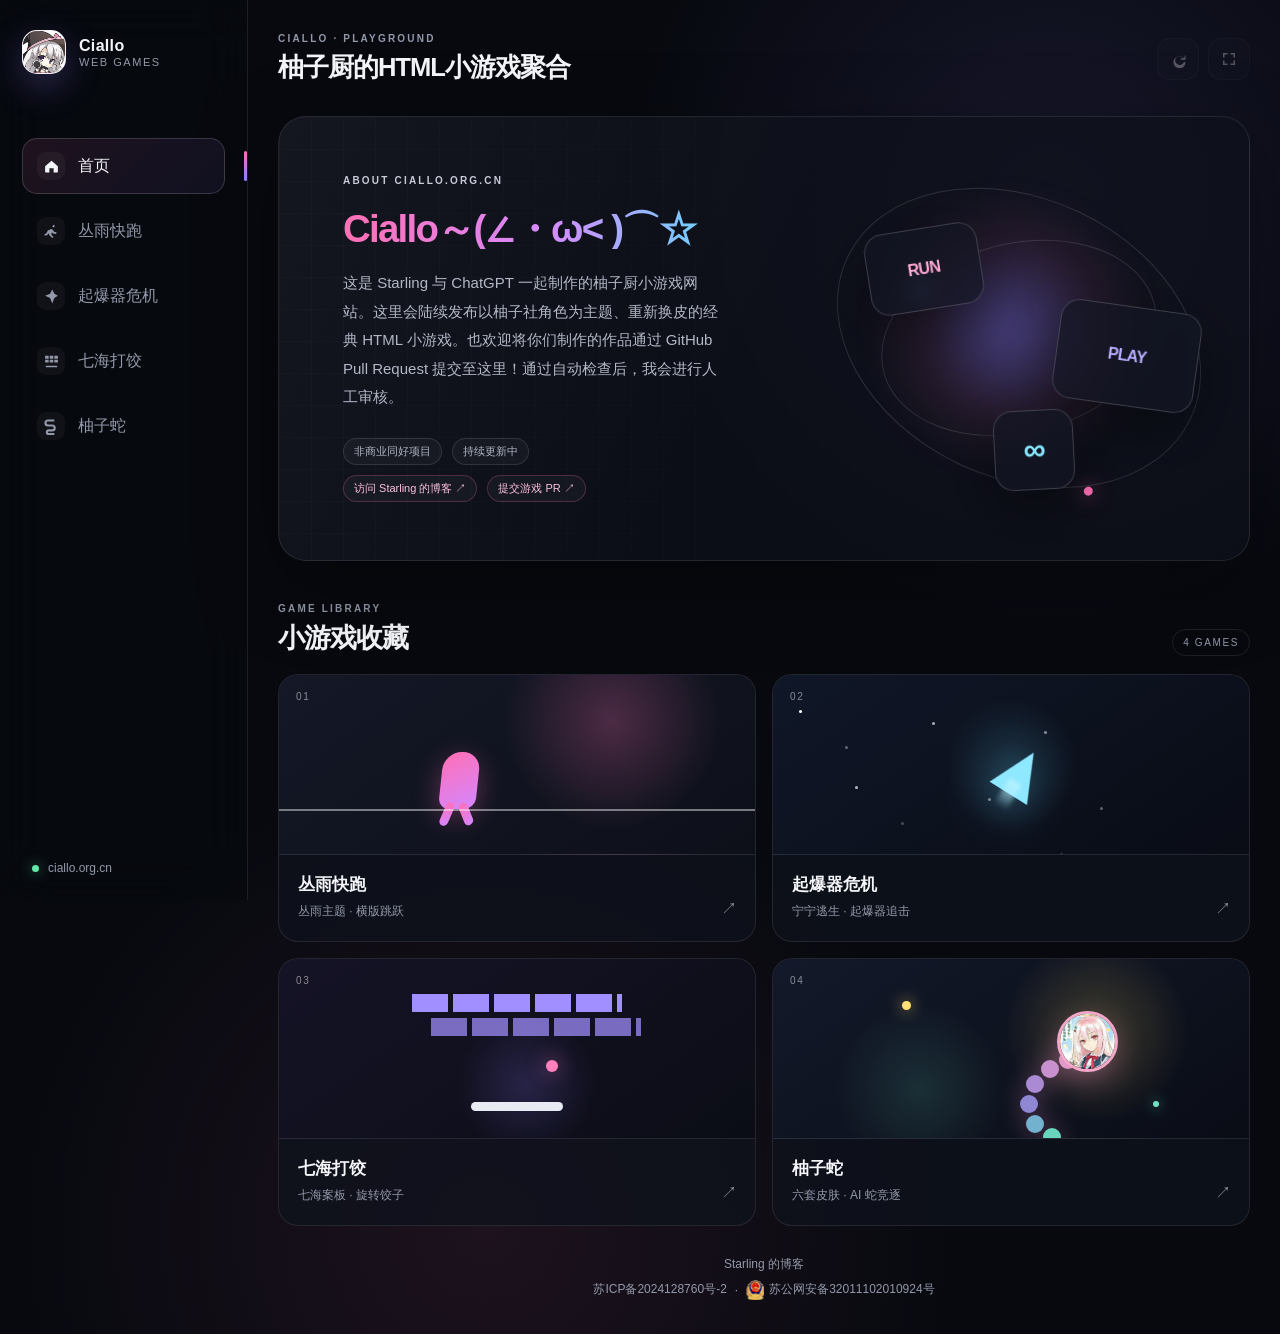
<file: index.html>
<!doctype html>
<html lang="zh-CN">
<head>
    <meta charset="utf-8">
    <meta name="viewport" content="width=device-width, initial-scale=1">
    <meta name="theme-color" content="#0a0d14">
    <meta name="description" content="Starling 与 ChatGPT 制作的柚子厨 HTML 小游戏聚合站。">
    <title>柚子厨的 HTML 小游戏聚合</title>
    <link rel="icon" href="/assets/icons/favicon.jpg" type="image/jpeg">
    <link rel="stylesheet" href="/assets/css/site.css?v=20260808-snake">
</head>
<body>
    <div class="app-shell">
        <aside class="sidebar" aria-label="游戏标签页">
            <a class="brand" href="#home" aria-label="返回首页">
                <span class="brand-mark" aria-hidden="true">
                    <img src="/assets/icons/favicon.jpg" alt="">
                </span>
                <span class="brand-text">
                    <strong>Ciallo</strong>
                    <small>Web Games</small>
                </span>
            </a>

            <nav class="tab-list" role="tablist" aria-label="页面切换">
                <button class="tab-button is-active"
                        type="button"
                        role="tab"
                        aria-selected="true"
                        aria-controls="home-panel"
                        data-tab="home">
                    <span class="tab-icon" aria-hidden="true">
                        <svg viewBox="0 0 24 24"><path d="M3 11.5 12 4l9 7.5v8a1 1 0 0 1-1 1h-5v-6H9v6H4a1 1 0 0 1-1-1z"/></svg>
                    </span>
                    <span>首页</span>
                </button>

                <button class="tab-button"
                        type="button"
                        role="tab"
                        aria-selected="false"
                        aria-controls="game-panel"
                        data-tab="runner"
                        data-game-title="丛雨快跑"
                        data-game-src="/games/runner/">
                    <span class="tab-icon" aria-hidden="true">
                        <svg viewBox="0 0 24 24"><path d="m13.2 5.2 1.4-2.7 2.2 1.1-1.4 2.8m-4.7 2.1 2.7.6 2.3 3.4 3.3.6-.4 2.4-4.6-.8-1.3-1.8-1 3.6 3.1 3.1-1.7 1.7-4-4-1.5-3-1.4 2.5-3.5 1.1-.7-2.3 2.6-.8 2-3.7c.4-.8 1.3-1.2 2.2-1z"/></svg>
                    </span>
                    <span>丛雨快跑</span>
                </button>

                <button class="tab-button"
                        type="button"
                        role="tab"
                        aria-selected="false"
                        aria-controls="game-panel"
                        data-tab="asteroids"
                        data-game-title="起爆器危机"
                        data-game-src="/games/asteroids/">
                    <span class="tab-icon" aria-hidden="true">
                        <svg viewBox="0 0 24 24"><path d="m13 2 3 6 5 3-5 3-3 8-3-8-7-3 7-3z"/></svg>
                    </span>
                    <span>起爆器危机</span>
                </button>

                <button class="tab-button"
                        type="button"
                        role="tab"
                        aria-selected="false"
                        aria-controls="game-panel"
                        data-tab="breakout"
                        data-game-title="七海打饺"
                        data-game-src="/games/breakout/">
                    <span class="tab-icon" aria-hidden="true">
                        <svg viewBox="0 0 24 24"><path d="M3 4h5v4H3zm6.5 0h5v4h-5zM16 4h5v4h-5zM3 9.5h5v4H3zm6.5 0h5v4h-5zm6.5 0h5v4h-5zM4 18h16v2H4z"/></svg>
                    </span>
                    <span>七海打饺</span>
                </button>

                <button class="tab-button"
                        type="button"
                        role="tab"
                        aria-selected="false"
                        aria-controls="game-panel"
                        data-tab="snake"
                        data-game-title="柚子蛇"
                        data-game-src="/games/snake/">
                    <span class="tab-icon" aria-hidden="true">
                        <svg viewBox="0 0 24 24"><path d="M7 2a5 5 0 0 0 0 10h6a2 2 0 1 1 0 4H8a4 4 0 1 0 0 8h8v-3H8a1 1 0 1 1 0-2h5a5 5 0 1 0 0-10H7a2 2 0 1 1 0-4h9V2z"/></svg>
                    </span>
                    <span>柚子蛇</span>
                </button>
            </nav>

            <div class="sidebar-footer">
                <span class="status-dot" aria-hidden="true"></span>
                <span>ciallo.org.cn</span>
            </div>
        </aside>

        <main class="workspace">
            <header class="topbar">
                <div>
                    <p class="eyebrow">CIALLO · PLAYGROUND</p>
                    <h1 id="page-title">柚子厨的HTML小游戏聚合</h1>
                </div>

                <div class="topbar-actions">
                    <button id="reload-button"
                            class="icon-button"
                            type="button"
                            title="重新加载游戏"
                            aria-label="重新加载游戏"
                            disabled>
                        <svg viewBox="0 0 24 24" aria-hidden="true"><path d="M20 11a8 8 0 1 0 2 5h-2.1a6 6 0 1 1-1.4-6.4L15 13h7V6z"/></svg>
                    </button>
                    <button id="fullscreen-button"
                            class="icon-button"
                            type="button"
                            title="全屏游戏"
                            aria-label="全屏游戏"
                            disabled>
                        <svg viewBox="0 0 24 24" aria-hidden="true"><path d="M4 4h6v2H6v4H4zm10 0h6v6h-2V6h-4zM4 14h2v4h4v2H4zm14 0h2v6h-6v-2h4z"/></svg>
                    </button>
                </div>
            </header>

            <section id="home-panel"
                     class="content-panel is-visible"
                     role="tabpanel"
                     aria-label="首页">
                <div class="hero">
                    <div class="hero-copy">
                        <p class="hero-kicker">ABOUT CIALLO.ORG.CN</p>
                        <h2><em>Ciallo～(∠・ω&lt; )⌒☆</em></h2>
                        <p class="hero-intro">这是 Starling 与 ChatGPT 一起制作的柚子厨小游戏网站。这里会陆续发布以柚子社角色为主题、重新换皮的经典 HTML 小游戏。也欢迎将你们制作的作品通过 GitHub Pull Request 提交至这里！通过自动检查后，我会进行人工审核。</p>
                        <div class="hero-meta" aria-label="网站说明">
                            <span>非商业同好项目</span>
                            <span>持续更新中</span>
                            <div class="hero-actions">
                                <a href="https://www.starlinglin.top/"
                                   target="_blank"
                                   rel="noopener noreferrer">访问 Starling 的博客 <span aria-hidden="true">↗</span></a>
                                <a href="https://github.com/StarlingLin/ciallo.org.cn/pulls"
                                   target="_blank"
                                   rel="noopener noreferrer">提交游戏 PR <span aria-hidden="true">↗</span></a>
                            </div>
                        </div>
                    </div>

                    <div class="hero-art" aria-hidden="true">
                        <div class="orbit orbit-one"></div>
                        <div class="orbit orbit-two"></div>
                        <div class="pixel-card pixel-card-a">RUN</div>
                        <div class="pixel-card pixel-card-b">PLAY</div>
                        <div class="pixel-card pixel-card-c">∞</div>
                        <div class="glow"></div>
                    </div>
                </div>

                <section class="game-grid" aria-labelledby="game-grid-title">
                    <div class="section-heading">
                        <div>
                            <p class="eyebrow">GAME LIBRARY</p>
                            <h2 id="game-grid-title">小游戏收藏</h2>
                        </div>
                        <span class="count-pill">4 GAMES</span>
                    </div>

                    <div class="cards">
                        <article class="game-card" tabindex="0" data-open-tab="runner">
                            <span class="card-number">01</span>
                            <div class="card-visual visual-runner">
                                <span class="runner-character"></span>
                                <span class="runner-ground"></span>
                            </div>
                            <div class="card-copy">
                                <h3>丛雨快跑</h3>
                                <p>丛雨主题 · 横版跳跃</p>
                            </div>
                            <span class="card-arrow" aria-hidden="true">↗</span>
                        </article>

                        <article class="game-card" tabindex="0" data-open-tab="asteroids">
                            <span class="card-number">02</span>
                            <div class="card-visual visual-space">
                                <span class="star star-a"></span>
                                <span class="star star-b"></span>
                                <span class="ship"></span>
                            </div>
                            <div class="card-copy">
                                <h3>起爆器危机</h3>
                                <p>宁宁逃生 · 起爆器追击</p>
                            </div>
                            <span class="card-arrow" aria-hidden="true">↗</span>
                        </article>

                        <article class="game-card" tabindex="0" data-open-tab="breakout">
                            <span class="card-number">03</span>
                            <div class="card-visual visual-breakout">
                                <span class="brick-row brick-row-a"></span>
                                <span class="brick-row brick-row-b"></span>
                                <span class="ball"></span>
                                <span class="paddle"></span>
                            </div>
                            <div class="card-copy">
                                <h3>七海打饺</h3>
                                <p>七海案板 · 旋转饺子</p>
                            </div>
                            <span class="card-arrow" aria-hidden="true">↗</span>
                        </article>

                        <article class="game-card" tabindex="0" data-open-tab="snake">
                            <span class="card-number">04</span>
                            <div class="card-visual visual-snake">
                                <span class="snake-card-food snake-card-food-a"></span>
                                <span class="snake-card-food snake-card-food-b"></span>
                                <span class="snake-card-body"></span>
                                <span class="snake-card-head">
                                    <img src="/games/snake/assets/images/skins/cropped/ena.webp" alt="">
                                </span>
                            </div>
                            <div class="card-copy">
                                <h3>柚子蛇</h3>
                                <p>六套皮肤 · AI 蛇竞逐</p>
                            </div>
                            <span class="card-arrow" aria-hidden="true">↗</span>
                        </article>
                    </div>
                </section>
            </section>

            <section id="game-panel"
                     class="content-panel game-panel"
                     role="tabpanel"
                     aria-label="游戏区域"
                     hidden>
                <div class="game-stage">
                    <div id="game-loading" class="game-loading">
                        <div class="loader" aria-hidden="true"></div>
                        <p>正在载入游戏…</p>
                    </div>

                    <iframe id="game-frame"
                            title="网页游戏"
                            sandbox="allow-scripts allow-same-origin allow-pointer-lock allow-fullscreen"
                            allow="fullscreen; gamepad; autoplay"
                            referrerpolicy="same-origin"></iframe>
                </div>

            </section>

            <footer class="site-footer">
                <div class="site-footer-row">
                    <a href="https://www.starlinglin.top/"
                       target="_blank"
                       rel="noopener noreferrer">Starling 的博客</a>
                </div>
                <div class="site-footer-row site-records">
                    <a href="https://beian.miit.gov.cn/"
                       target="_blank"
                       rel="noopener noreferrer">苏ICP备2024128760号-2</a>
                    <span aria-hidden="true">·</span>
                    <a class="public-security-record"
                       href="https://beian.mps.gov.cn/#/query/webSearch?code=32011102010924"
                       target="_blank"
                       rel="noopener noreferrer">
                        <img src="/assets/icons/beian.png"
                             width="18"
                             height="20"
                             alt=""
                             aria-hidden="true">
                        <span>苏公网安备32011102010924号</span>
                    </a>
                </div>
            </footer>
        </main>
    </div>

    <noscript>此页面需要启用 JavaScript 才能切换游戏标签页。</noscript>
    <script src="/assets/js/site.js" defer></script>
</body>
</html>
</file>
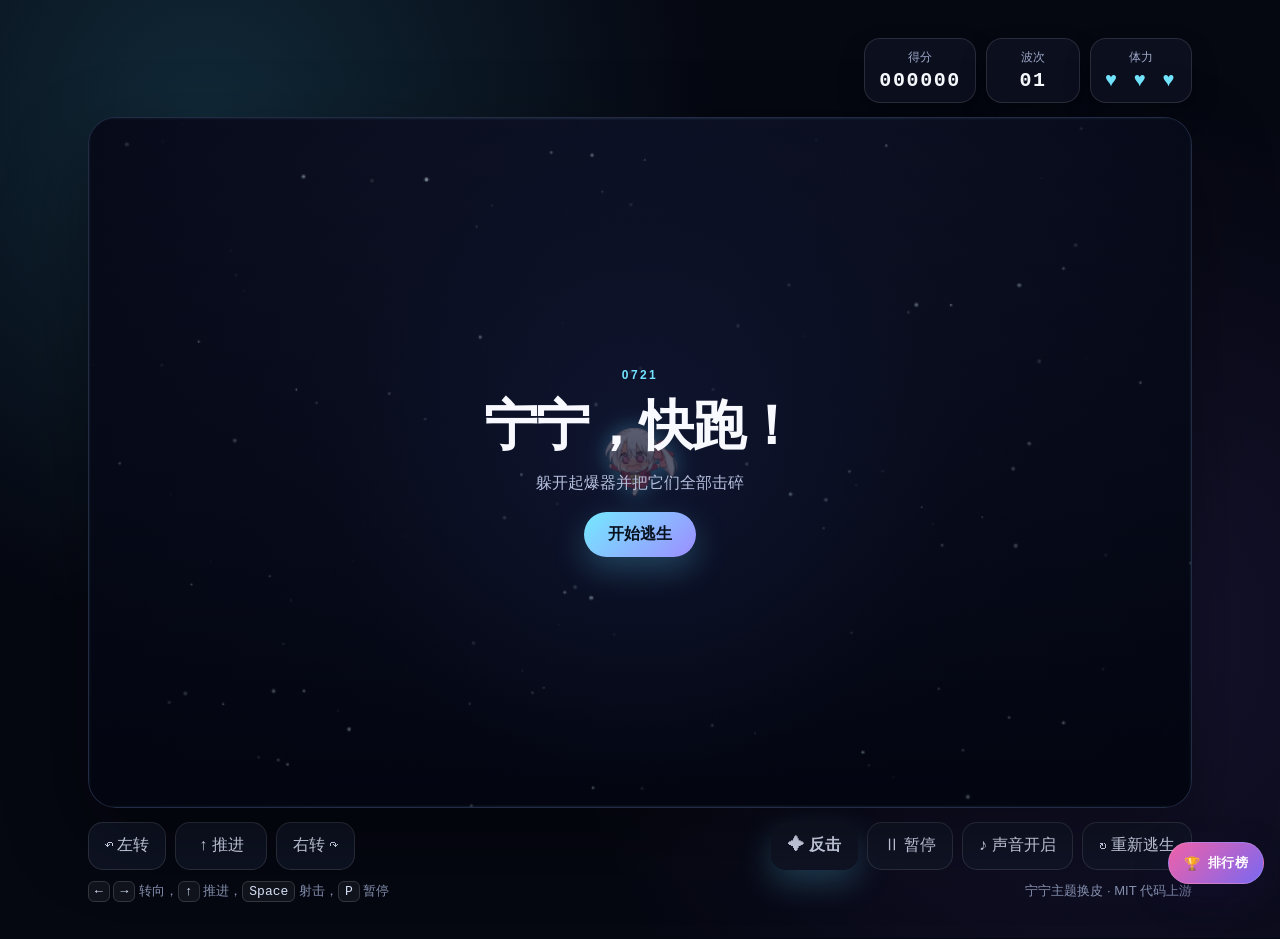
<file: games/asteroids/index.html>
<!doctype html>
<html lang="zh-CN">
<head>
    <meta charset="utf-8">
    <meta name="viewport" content="width=device-width, initial-scale=1, viewport-fit=cover">
    <meta name="theme-color" content="#060914">
    <title>起爆器危机</title>
    <link rel="stylesheet" href="game.css">
    <link rel="stylesheet" href="/assets/css/leaderboard.css?v=20260809-snake-details">
</head>
<body>
    <main class="space-app" aria-label="起爆器危机">
        <header class="game-header" aria-label="本局状态">
            <div class="stat-card">
                <span>得分</span>
                <strong id="score">000000</strong>
            </div>
            <div class="stat-card">
                <span>波次</span>
                <strong id="wave">01</strong>
            </div>
            <div class="stat-card lives-card">
                <span>体力</span>
                <strong id="lives" aria-label="剩余三点体力">♥ ♥ ♥</strong>
            </div>
        </header>

        <section class="stage" aria-label="游戏区域">
            <canvas id="game-canvas"
                    width="800"
                    height="500"
                    tabindex="0"
                    aria-label="帮助宁宁躲避起爆器并发射攻击。左右方向键或 A、D 转向，上方向键或 W 推进，空格射击。">
                当前浏览器不支持 Canvas。
            </canvas>

            <div class="stage-message" id="stage-message">
                <p class="message-kicker" id="message-kicker">0721</p>
                <strong id="message-title">宁宁，快跑！</strong>
                <p id="message-detail">躲开起爆器并把它们全部击碎</p>
                <button id="stage-action" type="button">开始逃生</button>
            </div>
        </section>

        <div class="game-controls" aria-label="游戏控制">
            <div class="flight-controls" aria-label="宁宁移动">
                <button class="control-button hold-button" id="left-button" type="button" aria-label="向左旋转">
                    <span aria-hidden="true">↶</span>
                    左转
                </button>
                <button class="control-button thrust-button hold-button" id="thrust-button" type="button" aria-label="向前推进">
                    <span aria-hidden="true">↑</span>
                    推进
                </button>
                <button class="control-button hold-button" id="right-button" type="button" aria-label="向右旋转">
                    右转
                    <span aria-hidden="true">↷</span>
                </button>
            </div>
            <div class="action-controls">
                <button class="control-button primary-button" id="fire-button" type="button">
                    <span aria-hidden="true">✦</span>
                    反击
                </button>
                <button class="control-button" id="pause-button" type="button">
                    <span aria-hidden="true">Ⅱ</span>
                    <span id="pause-label">暂停</span>
                </button>
                <button class="control-button" id="mute-button" type="button" aria-pressed="false">
                    <span id="mute-icon" aria-hidden="true">♪</span>
                    <span id="mute-label">声音开启</span>
                </button>
                <button class="control-button" id="reset-button" type="button">
                    <span aria-hidden="true">↻</span>
                    重新逃生
                </button>
            </div>
        </div>

        <footer class="game-footer">
            <p><kbd>←</kbd> <kbd>→</kbd> 转向，<kbd>↑</kbd> 推进，<kbd>Space</kbd> 射击，<kbd>P</kbd> 暂停</p>
            <span>宁宁主题换皮 · MIT 代码上游</span>
        </footer>
    </main>

    <div id="leaderboard-root" data-game-id="asteroids" data-game-name="起爆器危机"></div>
    <script src="/assets/js/leaderboard.js?v=20260809-snake-details"></script>
    <script src="game.config.js"></script>
    <script src="game.js"></script>
</body>
</html>
</file>
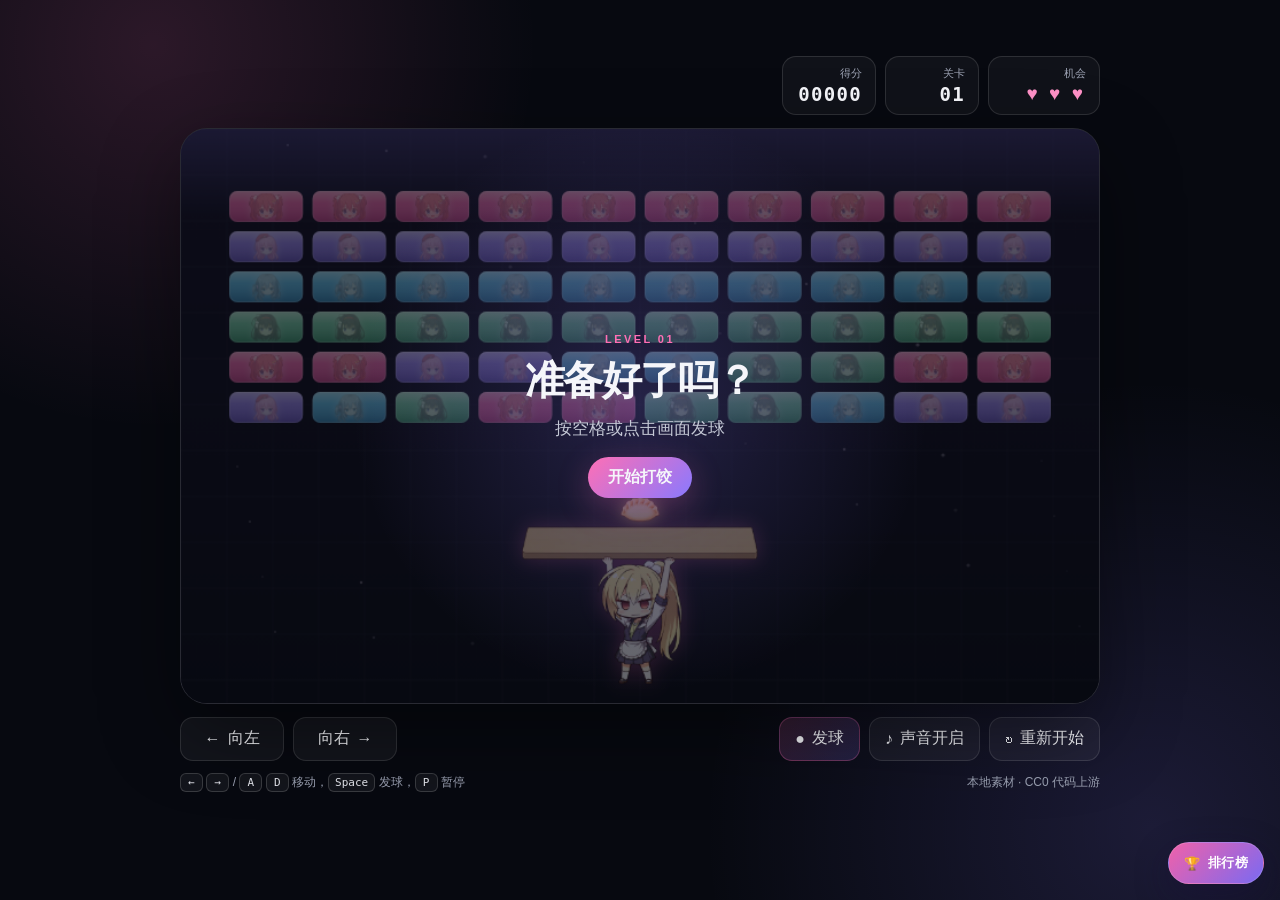
<file: games/breakout/index.html>
<!doctype html>
<html lang="zh-CN">
<head>
    <meta charset="utf-8">
    <meta name="viewport" content="width=device-width, initial-scale=1, viewport-fit=cover">
    <meta name="theme-color" content="#090b13">
    <title>七海打饺</title>
    <link rel="stylesheet" href="game.css">
    <link rel="stylesheet" href="/assets/css/leaderboard.css?v=20260809-snake-details">
</head>
<body>
    <main class="breakout-app" aria-label="七海打饺">
        <header class="game-header" aria-label="本局状态">
            <div class="stat-card">
                <span>得分</span>
                <strong id="score">00000</strong>
            </div>
            <div class="stat-card">
                <span>关卡</span>
                <strong id="level">01</strong>
            </div>
            <div class="stat-card lives-card">
                <span>机会</span>
                <strong id="lives" aria-label="剩余三次机会">♥ ♥ ♥</strong>
            </div>
        </header>

        <section class="stage" aria-label="游戏区域">
            <canvas id="game-canvas"
                    width="800"
                    height="500"
                    tabindex="0"
                    aria-label="七海打饺：七海举着案板接住旋转饺子。左右方向键或 A、D 移动，空格发球。">
                当前浏览器不支持 Canvas。
            </canvas>

            <div class="stage-message" id="stage-message">
                <p class="message-kicker" id="message-kicker">READY</p>
                <strong id="message-title">准备好了吗？</strong>
                <p id="message-detail">按空格或点击画面发球</p>
                <button id="stage-action" type="button">开始打饺</button>
            </div>
        </section>

        <div class="game-controls" aria-label="游戏控制">
            <div class="direction-controls" aria-label="挡板方向">
                <button class="control-button direction-button" id="left-button" type="button" aria-label="向左移动">
                    <span aria-hidden="true">←</span>
                    向左
                </button>
                <button class="control-button direction-button" id="right-button" type="button" aria-label="向右移动">
                    向右
                    <span aria-hidden="true">→</span>
                </button>
            </div>
            <div class="action-controls">
                <button class="control-button primary-button" id="launch-button" type="button">
                    <span aria-hidden="true">●</span>
                    <span id="launch-label">发球</span>
                </button>
                <button class="control-button" id="mute-button" type="button" aria-pressed="false">
                    <span id="mute-icon" aria-hidden="true">♪</span>
                    <span id="mute-label">声音开启</span>
                </button>
                <button class="control-button" id="reset-button" type="button">
                    <span aria-hidden="true">↻</span>
                    重新开始
                </button>
            </div>
        </div>

        <footer class="game-footer">
            <p><kbd>←</kbd> <kbd>→</kbd> / <kbd>A</kbd> <kbd>D</kbd> 移动，<kbd>Space</kbd> 发球，<kbd>P</kbd> 暂停</p>
            <span>本地素材 · CC0 代码上游</span>
        </footer>
    </main>

    <div id="leaderboard-root" data-game-id="breakout" data-game-name="七海打饺"></div>
    <script src="/assets/js/leaderboard.js?v=20260809-snake-details"></script>
    <script src="game.config.js"></script>
    <script src="game.js"></script>
</body>
</html>
</file>
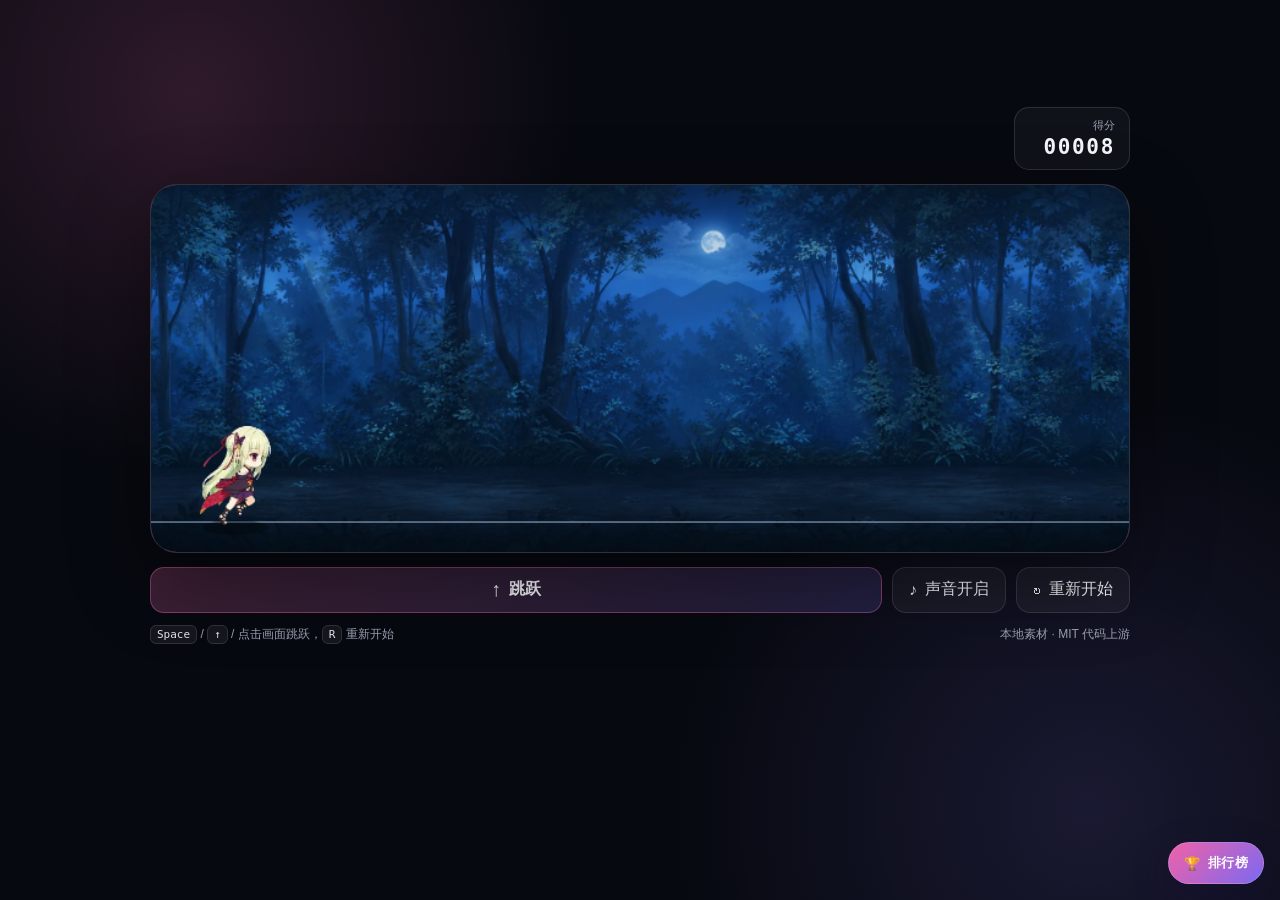
<file: games/runner/index.html>
<!doctype html>
<html lang="zh-CN">
<head>
    <meta charset="utf-8">
    <meta name="viewport" content="width=device-width, initial-scale=1, viewport-fit=cover">
    <meta name="theme-color" content="#090b13">
    <title>丛雨快跑</title>
    <link rel="stylesheet" href="game.css">
    <link rel="stylesheet" href="/assets/css/leaderboard.css?v=20260809-snake-details">
</head>
<body>
    <main class="runner-app" aria-label="丛雨快跑">
        <header class="game-header">
            <div class="scoreboard" aria-live="polite">
                <span>得分</span>
                <strong id="score">00000</strong>
            </div>
        </header>

        <section class="stage" aria-label="游戏区域">
            <canvas id="game-canvas"
                    width="800"
                    height="300"
                    tabindex="0"
                    aria-label="丛雨快跑游戏画面。按空格键或上方向键跳跃。">
                当前浏览器不支持 Canvas。
            </canvas>

            <div class="stage-message" id="stage-message">
                <div class="special-event" id="special-event" hidden>
                    <img id="special-event-image"
                         alt="角色哭泣的动态表情">
                    <strong id="special-event-text">恭喜你，正好在0721分死亡！</strong>
                </div>
                <p id="stage-message-text">正在加载本地素材…</p>
                <button id="stage-action" type="button" hidden>重新开始</button>
            </div>
        </section>

        <div class="game-controls" aria-label="游戏控制">
            <button class="control-button jump-button" id="jump-button" type="button">
                <span aria-hidden="true">↑</span>
                跳跃
            </button>
            <button class="control-button" id="mute-button" type="button" aria-pressed="false">
                <span id="mute-icon" aria-hidden="true">♪</span>
                <span id="mute-label">声音开启</span>
            </button>
            <button class="control-button" id="reset-button" type="button">
                <span aria-hidden="true">↻</span>
                重新开始
            </button>
        </div>

        <footer class="game-footer">
            <p><kbd>Space</kbd> / <kbd>↑</kbd> / 点击画面跳跃，<kbd>R</kbd> 重新开始</p>
            <span>本地素材 · MIT 代码上游</span>
        </footer>
    </main>

    <div id="leaderboard-root" data-game-id="runner" data-game-name="丛雨快跑"></div>
    <script src="/assets/js/leaderboard.js?v=20260809-snake-details"></script>
    <script src="game.config.js"></script>
    <script src="game.js"></script>
</body>
</html>
</file>
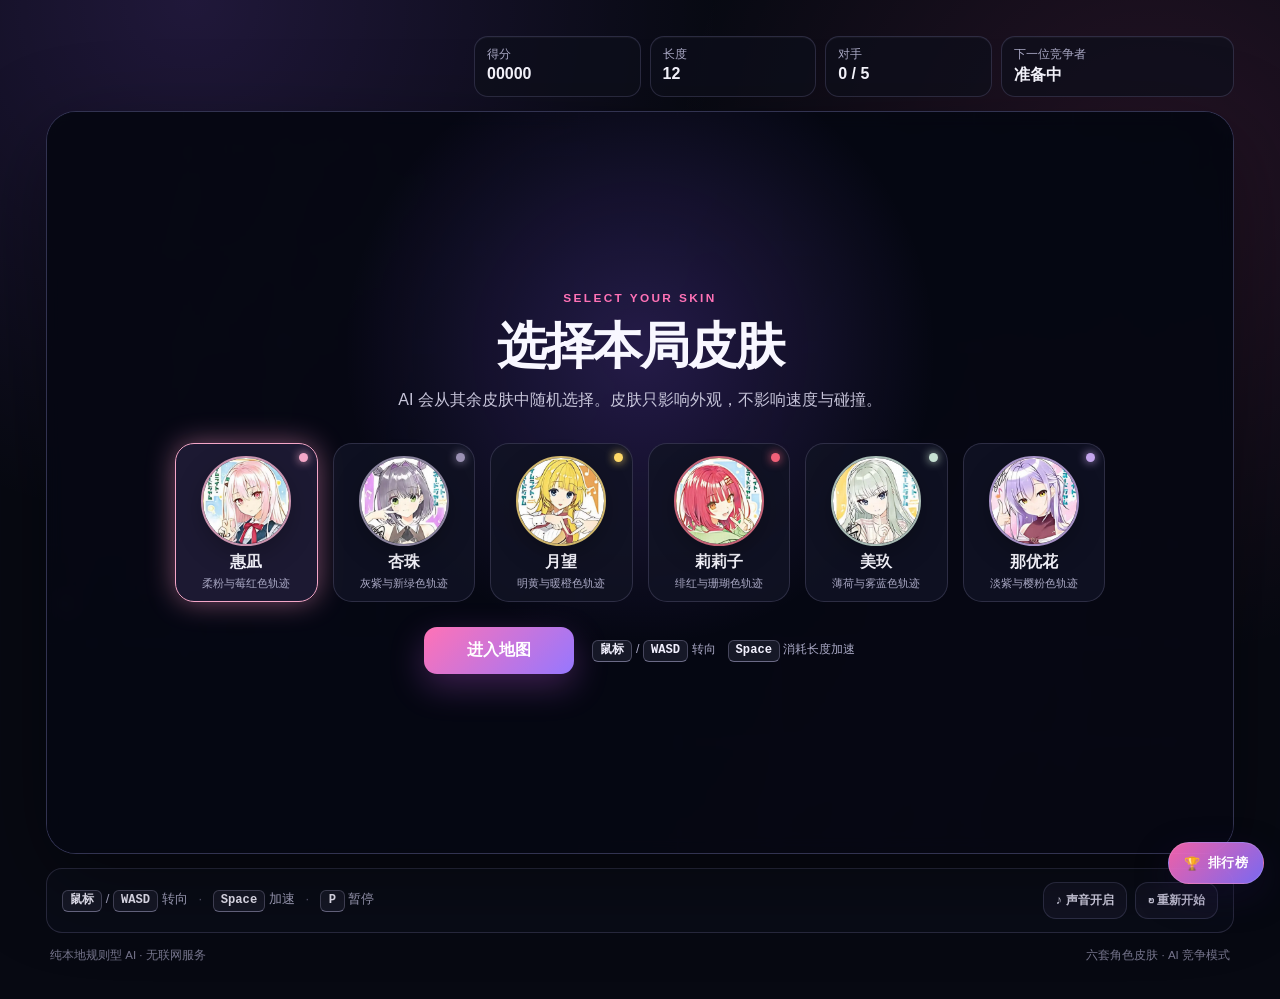
<file: games/snake/index.html>
<!doctype html>
<html lang="zh-CN">
<head>
    <meta charset="utf-8">
    <meta name="viewport" content="width=device-width, initial-scale=1, viewport-fit=cover">
    <meta name="theme-color" content="#090b18">
    <title>柚子蛇</title>
    <link rel="stylesheet" href="game.css?v=20260809-yuzu-snake">
    <link rel="stylesheet" href="/assets/css/leaderboard.css?v=20260809-snake-details">
</head>
<body>
    <main class="snake-app" aria-label="柚子蛇">
        <div class="hud game-hud" aria-label="本局状态">
                <div class="hud-item">
                    <span>得分</span>
                    <strong id="score-value">00000</strong>
                </div>
                <div class="hud-item">
                    <span>长度</span>
                    <strong id="length-value">12</strong>
                </div>
                <div class="hud-item">
                    <span>对手</span>
                    <strong id="bot-value">0 / 5</strong>
                </div>
                <div class="hud-item wide">
                    <span>下一位竞争者</span>
                    <strong id="spawn-value">准备中</strong>
                </div>
        </div>

        <section class="stage-shell">
            <canvas id="game-canvas"
                    width="960"
                    height="600"
                    tabindex="0"
                    aria-label="柚子蛇游戏区域。移动鼠标或使用 WASD 控制方向，按住空格加速。">
                当前浏览器不支持 Canvas。
            </canvas>

            <div class="canvas-vignette" aria-hidden="true"></div>
            <div class="spawn-toast" id="spawn-toast" role="status" aria-live="polite"></div>

            <section class="start-panel overlay-panel" id="start-panel" aria-labelledby="start-title">
                <span class="panel-kicker">SELECT YOUR SKIN</span>
                <h2 id="start-title">选择本局皮肤</h2>
                <p class="panel-description">AI 会从其余皮肤中随机选择。皮肤只影响外观，不影响速度与碰撞。</p>

                <div class="skin-grid" id="skin-grid" role="list" aria-label="可选皮肤"></div>

                <div class="start-actions">
                    <button class="primary-button" id="start-button" type="button">进入地图</button>
                    <p><kbd>鼠标</kbd> / <kbd>WASD</kbd> 转向　<kbd>Space</kbd> 消耗长度加速</p>
                </div>
            </section>

            <section class="pause-panel overlay-panel compact" id="pause-panel" hidden aria-labelledby="pause-title">
                <span class="panel-kicker">PAUSED</span>
                <h2 id="pause-title">大家都停住了</h2>
                <p>按 <kbd>P</kbd>、<kbd>Esc</kbd> 或点击按钮继续。</p>
                <button class="primary-button" id="resume-button" type="button">继续竞逐</button>
            </section>

            <section class="game-over-panel overlay-panel compact" id="game-over-panel" hidden aria-labelledby="game-over-title">
                <span class="panel-kicker">ROUND OVER</span>
                <h2 id="game-over-title">撞到了！</h2>
                <p id="game-over-detail">本局得分 0</p>
                <div class="result-stats">
                    <span>存活 <strong id="result-time">0:00</strong></span>
                    <span>击败 <strong id="result-kills">0</strong></span>
                    <span>最长 <strong id="result-length">12</strong></span>
                </div>
                <div class="result-actions">
                    <button class="primary-button" id="retry-button" type="button">再来一局</button>
                    <button class="ghost-button" id="change-skin-button" type="button">更换皮肤</button>
                </div>
            </section>
        </section>

        <div class="game-toolbar" aria-label="游戏控制">
            <p class="control-hint">
                <kbd>鼠标</kbd> / <kbd>WASD</kbd> 转向
                <span>·</span>
                <kbd>Space</kbd> 加速
                <span>·</span>
                <kbd>P</kbd> 暂停
            </p>
            <div class="toolbar-actions">
                <button class="toolbar-button" id="mute-button" type="button" aria-pressed="false">♪ 声音开启</button>
                <button class="toolbar-button" id="restart-button" type="button">↻ 重新开始</button>
            </div>
        </div>

        <footer class="game-footer">
            <span>纯本地规则型 AI · 无联网服务</span>
            <span>六套角色皮肤 · AI 竞争模式</span>
        </footer>
    </main>

    <div id="leaderboard-root"
         data-game-id="snake"
         data-game-name="柚子蛇"
         data-characters='[{"id":"ena","name":"惠凪","image":"/games/snake/assets/images/skins/cropped/ena.webp"},{"id":"anju","name":"杏珠","image":"/games/snake/assets/images/skins/cropped/anju.webp"},{"id":"tsukimi","name":"月望","image":"/games/snake/assets/images/skins/cropped/tsukimi.webp"},{"id":"ririko","name":"莉莉子","image":"/games/snake/assets/images/skins/cropped/ririko.webp"},{"id":"miku","name":"美玖","image":"/games/snake/assets/images/skins/cropped/miku.webp"},{"id":"nayuka","name":"那优花","image":"/games/snake/assets/images/skins/cropped/nayuka.webp"}]'></div>
    <script src="/assets/js/leaderboard.js?v=20260809-snake-details"></script>
    <script src="game.config.js?v=20260809-yuzu-snake"></script>
    <script src="game.js?v=20260809-yuzu-snake"></script>
</body>
</html>
</file>
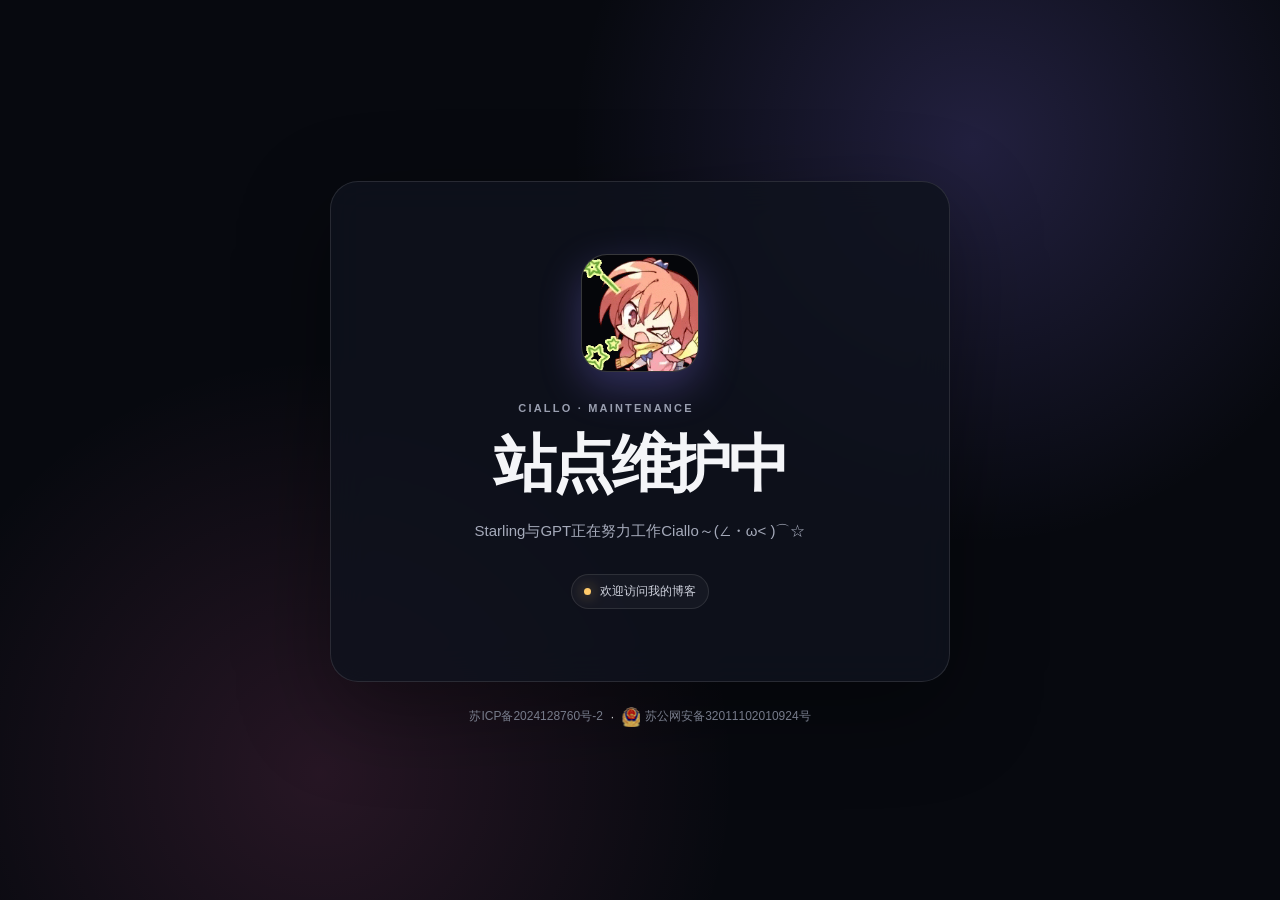
<file: maintenance.html>
<!doctype html>
<html lang="zh-CN">
<head>
    <meta charset="utf-8">
    <meta name="viewport" content="width=device-width, initial-scale=1">
    <meta name="theme-color" content="#090b12">
    <meta name="robots" content="noindex, nofollow">
    <title>站点维护中 · Ciallo</title>
    <link rel="icon" href="/assets/icons/favicon.jpg" type="image/jpeg">
    <style>
        :root
        {
            color-scheme: dark;
            font-family: "Segoe UI", "PingFang SC", "Microsoft YaHei", sans-serif;
        }

        *
        {
            box-sizing: border-box;
        }

        body
        {
            display: grid;
            min-width: 320px;
            min-height: 100vh;
            margin: 0;
            place-items: center;
            color: #f4f5f8;
            background:
                radial-gradient(circle at 76% 16%, rgba(142, 124, 255, 0.2), transparent 25rem),
                radial-gradient(circle at 25% 86%, rgba(255, 111, 181, 0.13), transparent 26rem),
                #07090f;
        }

        .page
        {
            width: min(620px, calc(100% - 40px));
            padding: 32px 0 24px;
            text-align: center;
        }

        .card
        {
            padding: clamp(40px, 8vw, 72px) clamp(26px, 7vw, 60px);
            border: 1px solid rgba(255, 255, 255, 0.11);
            border-radius: 28px;
            background: rgba(15, 18, 29, 0.84);
            box-shadow: 0 28px 90px rgba(0, 0, 0, 0.38);
            backdrop-filter: blur(18px);
        }

        .mark
        {
            width: 118px;
            height: 118px;
            margin: 0 auto 27px;
            border: 1px solid rgba(255, 255, 255, 0.2);
            border-radius: 26px;
            overflow: hidden;
            background: #05060a;
            box-shadow: 0 15px 42px rgba(142, 124, 255, 0.3);
        }

        .mark img
        {
            display: block;
            width: 100%;
            height: 100%;
            object-fit: cover;
        }

        .eyebrow
        {
            margin: 0 0 12px;
            color: #9a9fb0;
            font-size: 11px;
            font-weight: 700;
            letter-spacing: 0.2em;
        }

        h1
        {
            margin: 0;
            font-size: clamp(36px, 9vw, 62px);
            letter-spacing: -0.055em;
            line-height: 1.05;
        }

        p
        {
            max-width: 430px;
            margin: 21px auto 0;
            color: #a5aaba;
            font-size: 15px;
            line-height: 1.8;
        }

        .status
        {
            display: inline-flex;
            align-items: center;
            gap: 9px;
            margin-top: 30px;
            padding: 8px 12px;
            border: 1px solid rgba(255, 255, 255, 0.1);
            border-radius: 999px;
            color: #cfd2dd;
            background: rgba(255, 255, 255, 0.035);
            font-size: 12px;
            text-decoration: none;
            transition:
                border-color 160ms ease,
                color 160ms ease,
                transform 160ms ease;
        }

        .status:hover,
        .status:focus-visible
        {
            border-color: rgba(255, 255, 255, 0.24);
            color: #ffffff;
            transform: translateY(-1px);
        }

        .dot
        {
            width: 7px;
            height: 7px;
            border-radius: 50%;
            background: #ffca6b;
            box-shadow: 0 0 14px rgba(255, 202, 107, 0.7);
        }

        footer
        {
            padding-top: 25px;
            font-size: 12px;
        }

        .record-row,
        .public-security-record
        {
            display: flex;
            align-items: center;
            justify-content: center;
        }

        .record-row
        {
            flex-wrap: wrap;
            gap: 8px;
        }

        .public-security-record
        {
            gap: 5px;
        }

        .public-security-record img
        {
            width: 18px;
            height: 20px;
            object-fit: contain;
        }

        footer a
        {
            color: #8f95a7;
            text-decoration: none;
        }

        footer a:hover,
        footer a:focus-visible
        {
            color: #f4f5f8;
        }
    </style>
</head>
<body>
    <div class="page">
        <main class="card">
            <div class="mark">
                <img src="/assets/images/maintenance-ciallo.gif" alt="Ciallo 动态表情">
            </div>
            <p class="eyebrow">CIALLO · MAINTENANCE</p>
            <h1>站点维护中</h1>
            <p>Starling与GPT正在努力工作Ciallo～(∠・ω&lt; )⌒☆</p>
            <a class="status"
               href="https://www.starlinglin.top/"
               target="_blank"
               rel="noopener noreferrer">
                <span class="dot" aria-hidden="true"></span>
                <span>欢迎访问我的博客</span>
            </a>
        </main>

        <footer class="record-row">
            <a href="https://beian.miit.gov.cn/"
               target="_blank"
               rel="noopener noreferrer">苏ICP备2024128760号-2</a>
            <span aria-hidden="true">·</span>
            <a class="public-security-record"
               href="https://beian.mps.gov.cn/#/query/webSearch?code=32011102010924"
               target="_blank"
               rel="noopener noreferrer">
                <img src="/assets/icons/beian.png"
                     width="18"
                     height="20"
                     alt=""
                     aria-hidden="true">
                <span>苏公网安备32011102010924号</span>
            </a>
        </footer>
    </div>
</body>
</html>
</file>
<file: assets/css/site.css>
:root
{
    color-scheme: dark;
    --bg: #07090f;
    --panel: rgba(15, 18, 29, 0.78);
    --panel-solid: #0f121d;
    --panel-hover: #171b29;
    --border: rgba(255, 255, 255, 0.09);
    --border-strong: rgba(255, 255, 255, 0.16);
    --text: #f4f5f8;
    --muted: #9399aa;
    --accent: #ff6fb5;
    --accent-2: #8e7cff;
    --accent-3: #62d9ff;
    --sidebar-width: 248px;
    --radius-lg: 28px;
    --radius-md: 20px;
    --shadow: 0 24px 80px rgba(0, 0, 0, 0.34);
}

*
{
    box-sizing: border-box;
}

html
{
    min-width: 320px;
    min-height: 100%;
    background: var(--bg);
}

body
{
    min-height: 100vh;
    margin: 0;
    color: var(--text);
    background:
        radial-gradient(circle at 82% 15%, rgba(142, 124, 255, 0.12), transparent 27rem),
        radial-gradient(circle at 38% 92%, rgba(255, 111, 181, 0.09), transparent 30rem),
        var(--bg);
    font-family:
        Inter,
        "Segoe UI",
        "PingFang SC",
        "Microsoft YaHei",
        sans-serif;
    overflow-x: hidden;
}

button,
a
{
    font: inherit;
}

button
{
    color: inherit;
}

button:focus-visible,
a:focus-visible,
[tabindex]:focus-visible
{
    outline: 2px solid var(--accent-3);
    outline-offset: 3px;
}

.app-shell
{
    display: grid;
    grid-template-columns: var(--sidebar-width) minmax(0, 1fr);
    min-height: 100vh;
}

.sidebar
{
    position: fixed;
    inset: 0 auto 0 0;
    z-index: 20;
    display: flex;
    width: var(--sidebar-width);
    flex-direction: column;
    padding: 30px 22px 22px;
    border-right: 1px solid var(--border);
    background: rgba(7, 9, 15, 0.78);
    backdrop-filter: blur(24px);
}

.brand
{
    display: flex;
    align-items: center;
    gap: 13px;
    color: var(--text);
    text-decoration: none;
}

.brand-mark
{
    display: grid;
    width: 44px;
    height: 44px;
    place-items: center;
    border: 1px solid rgba(255, 255, 255, 0.24);
    border-radius: 15px;
    overflow: hidden;
    background: #f3eef4;
    box-shadow: 0 12px 35px rgba(142, 124, 255, 0.28);
}

.brand-mark img
{
    width: 100%;
    height: 100%;
    object-fit: cover;
}

.brand-text
{
    display: flex;
    flex-direction: column;
    gap: 1px;
}

.brand-text strong
{
    letter-spacing: 0.02em;
}

.brand-text small
{
    color: var(--muted);
    font-size: 11px;
    letter-spacing: 0.14em;
    text-transform: uppercase;
}

.tab-list
{
    display: flex;
    flex: 1;
    flex-direction: column;
    gap: 9px;
    margin-top: 64px;
}

.tab-button
{
    position: relative;
    display: flex;
    width: 100%;
    align-items: center;
    gap: 13px;
    padding: 13px 14px;
    border: 1px solid transparent;
    border-radius: 15px;
    background: transparent;
    color: var(--muted);
    cursor: pointer;
    text-align: left;
    transition:
        color 160ms ease,
        border-color 160ms ease,
        background 160ms ease,
        transform 160ms ease;
}

.tab-button::after
{
    position: absolute;
    top: 50%;
    right: -23px;
    width: 3px;
    height: 0;
    border-radius: 999px;
    background: linear-gradient(var(--accent), var(--accent-2));
    content: "";
    transform: translateY(-50%);
    transition: height 160ms ease;
}

.tab-button:hover
{
    border-color: var(--border);
    background: rgba(255, 255, 255, 0.035);
    color: var(--text);
    transform: translateX(2px);
}

.tab-button.is-active
{
    border-color: var(--border-strong);
    background: linear-gradient(135deg, rgba(255, 111, 181, 0.1), rgba(142, 124, 255, 0.08));
    color: var(--text);
}

.tab-button.is-active::after
{
    height: 30px;
}

.tab-icon
{
    display: grid;
    width: 28px;
    height: 28px;
    flex: 0 0 28px;
    place-items: center;
    border-radius: 9px;
    background: rgba(255, 255, 255, 0.045);
}

.tab-icon svg
{
    width: 17px;
    height: 17px;
    fill: currentColor;
}

.sidebar-footer
{
    display: flex;
    align-items: center;
    gap: 9px;
    padding: 13px 10px 3px;
    color: var(--muted);
    font-size: 12px;
}

.status-dot
{
    width: 7px;
    height: 7px;
    border-radius: 50%;
    background: #61e7a8;
    box-shadow: 0 0 14px rgba(97, 231, 168, 0.7);
}

.workspace
{
    grid-column: 2;
    min-width: 0;
    padding: 26px 30px 34px;
}

.topbar
{
    display: flex;
    min-height: 66px;
    align-items: center;
    justify-content: space-between;
    gap: 24px;
    margin-bottom: 24px;
}

.eyebrow
{
    margin: 0 0 6px;
    color: var(--muted);
    font-size: 10px;
    font-weight: 750;
    letter-spacing: 0.22em;
}

.topbar h1
{
    margin: 0;
    font-size: clamp(23px, 2vw, 31px);
    letter-spacing: -0.04em;
    overflow-wrap: anywhere;
}

.topbar-actions
{
    display: flex;
    gap: 9px;
}

.icon-button
{
    display: grid;
    width: 42px;
    height: 42px;
    place-items: center;
    border: 1px solid var(--border);
    border-radius: 13px;
    background: rgba(255, 255, 255, 0.035);
    cursor: pointer;
    transition:
        background 160ms ease,
        border-color 160ms ease,
        transform 160ms ease;
}

.icon-button:hover:not(:disabled)
{
    border-color: var(--border-strong);
    background: rgba(255, 255, 255, 0.075);
    transform: translateY(-1px);
}

.icon-button:disabled
{
    cursor: not-allowed;
    opacity: 0.3;
}

.icon-button svg
{
    width: 18px;
    height: 18px;
    fill: currentColor;
}

.content-panel
{
    animation: panel-in 230ms ease;
}

.content-panel[hidden]
{
    display: none;
}

@keyframes panel-in
{
    from
    {
        opacity: 0;
        transform: translateY(8px);
    }

    to
    {
        opacity: 1;
        transform: translateY(0);
    }
}

.hero
{
    position: relative;
    display: grid;
    min-height: 410px;
    grid-template-columns: minmax(0, 1.05fr) minmax(320px, 0.95fr);
    align-items: center;
    overflow: hidden;
    border: 1px solid var(--border);
    border-radius: var(--radius-lg);
    background:
        linear-gradient(115deg, rgba(255, 255, 255, 0.035), transparent 50%),
        rgba(14, 17, 27, 0.72);
    box-shadow: var(--shadow);
}

.hero::before
{
    position: absolute;
    inset: 0;
    background-image:
        linear-gradient(rgba(255, 255, 255, 0.025) 1px, transparent 1px),
        linear-gradient(90deg, rgba(255, 255, 255, 0.025) 1px, transparent 1px);
    background-size: 32px 32px;
    content: "";
    mask-image: linear-gradient(to right, rgba(0, 0, 0, 0.82), transparent 88%);
    pointer-events: none;
}

.hero-copy
{
    position: relative;
    z-index: 2;
    padding: 58px clamp(34px, 5vw, 72px);
}

.hero-kicker
{
    margin: 0;
    color: #c7cbd7;
    font-size: 10px;
    font-weight: 750;
    letter-spacing: 0.22em;
}

.hero h2
{
    max-width: 680px;
    margin: 22px 0 20px;
    font-size: clamp(34px, 3vw, 48px);
    font-weight: 800;
    letter-spacing: -0.045em;
    line-height: 1.08;
    text-wrap: balance;
}

.hero h2 em
{
    display: block;
    color: transparent;
    background: linear-gradient(90deg, var(--accent), #d48cff 55%, var(--accent-3));
    background-clip: text;
    font-style: normal;
    white-space: nowrap;
}

.hero-intro
{
    max-width: 610px;
    margin: 0;
    color: #b3b8c7;
    font-size: 15px;
    line-height: 1.9;
}

.hero-meta
{
    display: flex;
    flex-wrap: wrap;
    align-items: center;
    gap: 10px;
    margin-top: 26px;
}

.hero-meta > span,
.hero-actions > a
{
    padding: 7px 10px;
    border: 1px solid rgba(255, 255, 255, 0.11);
    border-radius: 999px;
    color: #aeb4c3;
    background: rgba(255, 255, 255, 0.035);
    font-size: 11px;
    line-height: 1;
    text-decoration: none;
}

.hero-actions
{
    display: flex;
    flex-wrap: wrap;
    gap: 10px;
}

.hero-actions > a
{
    border-color: rgba(255, 111, 181, 0.24);
    color: #ffc0df;
    transition:
        border-color 160ms ease,
        background 160ms ease,
        color 160ms ease;
}

.hero-actions > a:hover
{
    border-color: rgba(255, 111, 181, 0.48);
    color: #fff;
    background: rgba(255, 111, 181, 0.09);
}

.hero-art
{
    position: relative;
    min-height: 410px;
    overflow: hidden;
}

.glow
{
    position: absolute;
    top: 48%;
    left: 48%;
    width: 290px;
    height: 290px;
    border-radius: 50%;
    background: radial-gradient(circle, rgba(142, 124, 255, 0.43), rgba(255, 111, 181, 0.09) 43%, transparent 70%);
    filter: blur(13px);
    transform: translate(-50%, -50%);
}

.orbit
{
    position: absolute;
    top: 50%;
    left: 50%;
    border: 1px solid rgba(255, 255, 255, 0.13);
    border-radius: 50%;
    transform: translate(-50%, -50%) rotate(-14deg);
}

.orbit::before
{
    position: absolute;
    top: 10%;
    left: 18%;
    width: 9px;
    height: 9px;
    border-radius: 50%;
    background: var(--accent-3);
    box-shadow: 0 0 20px rgba(98, 217, 255, 0.8);
    content: "";
}

.orbit-one
{
    width: 280px;
    height: 190px;
}

.orbit-two
{
    width: 380px;
    height: 280px;
    transform: translate(-50%, -50%) rotate(25deg);
}

.orbit-two::before
{
    top: auto;
    right: 15%;
    bottom: 9%;
    left: auto;
    background: var(--accent);
    box-shadow: 0 0 20px rgba(255, 111, 181, 0.8);
}

.pixel-card
{
    position: absolute;
    z-index: 2;
    display: grid;
    place-items: center;
    border: 1px solid rgba(255, 255, 255, 0.18);
    border-radius: 19px;
    background: rgba(19, 22, 35, 0.72);
    box-shadow: 0 18px 60px rgba(0, 0, 0, 0.4);
    backdrop-filter: blur(10px);
    font-weight: 850;
    letter-spacing: -0.04em;
}

.pixel-card-a
{
    top: 23%;
    left: 17%;
    width: 114px;
    height: 82px;
    color: #ffaad4;
    transform: rotate(-9deg);
}

.pixel-card-b
{
    top: 42%;
    right: 11%;
    width: 142px;
    height: 100px;
    color: #b8aeff;
    transform: rotate(8deg);
}

.pixel-card-c
{
    right: 38%;
    bottom: 13%;
    width: 80px;
    height: 80px;
    color: #88e8ff;
    font-size: 31px;
    transform: rotate(-3deg);
}

.game-grid
{
    margin-top: 42px;
}

.section-heading
{
    display: flex;
    align-items: end;
    justify-content: space-between;
    gap: 24px;
    margin-bottom: 18px;
}

.section-heading h2
{
    margin: 0;
    font-size: 27px;
    letter-spacing: -0.04em;
}

.count-pill
{
    padding: 7px 10px;
    border: 1px solid var(--border);
    border-radius: 999px;
    color: var(--muted);
    font-size: 10px;
    letter-spacing: 0.16em;
}

.cards
{
    display: grid;
    grid-template-columns: repeat(2, minmax(0, 1fr));
    gap: 16px;
}

.game-card
{
    position: relative;
    min-width: 0;
    overflow: hidden;
    border: 1px solid var(--border);
    border-radius: var(--radius-md);
    background: var(--panel);
    cursor: pointer;
    transition:
        border-color 180ms ease,
        background 180ms ease,
        transform 180ms ease,
        box-shadow 180ms ease;
}

.game-card:hover
{
    border-color: var(--border-strong);
    background: var(--panel-hover);
    box-shadow: 0 18px 46px rgba(0, 0, 0, 0.24);
    transform: translateY(-4px);
}

.card-number
{
    position: absolute;
    top: 16px;
    left: 17px;
    z-index: 2;
    color: rgba(255, 255, 255, 0.5);
    font-size: 10px;
    letter-spacing: 0.17em;
}

.card-visual
{
    position: relative;
    height: 180px;
    overflow: hidden;
    border-bottom: 1px solid var(--border);
}

.visual-runner
{
    background:
        radial-gradient(circle at 70% 26%, rgba(255, 111, 181, 0.25), transparent 30%),
        linear-gradient(145deg, #141827, #0d1019);
}

.runner-ground
{
    position: absolute;
    right: 0;
    bottom: 43px;
    left: 0;
    height: 2px;
    background: rgba(255, 255, 255, 0.44);
}

.runner-character
{
    position: absolute;
    bottom: 45px;
    left: 34%;
    width: 37px;
    height: 57px;
    border-radius: 18px 18px 11px 11px;
    background: linear-gradient(155deg, var(--accent), #d487ff);
    box-shadow: 0 8px 28px rgba(255, 111, 181, 0.33);
    transform: skewX(-6deg);
}

.runner-character::before,
.runner-character::after
{
    position: absolute;
    bottom: -17px;
    width: 9px;
    height: 24px;
    border-radius: 999px;
    background: inherit;
    content: "";
}

.runner-character::before
{
    left: 5px;
    transform: rotate(18deg);
}

.runner-character::after
{
    right: 4px;
    transform: rotate(-27deg);
}

.visual-space
{
    background:
        radial-gradient(circle at 50% 50%, rgba(98, 217, 255, 0.15), transparent 26%),
        linear-gradient(145deg, #101728, #090c15);
}

.star
{
    position: absolute;
    width: 3px;
    height: 3px;
    border-radius: 50%;
    background: white;
    box-shadow:
        46px 36px 0 rgba(255, 255, 255, 0.34),
        133px 12px 0 rgba(255, 255, 255, 0.65),
        205px 67px 0 rgba(255, 255, 255, 0.3),
        245px 21px 0 rgba(255, 255, 255, 0.5);
}

.star-a
{
    top: 35px;
    left: 26px;
}

.star-b
{
    top: 111px;
    left: 82px;
    opacity: 0.7;
}

.ship
{
    position: absolute;
    top: 55%;
    left: 52%;
    width: 0;
    height: 0;
    border-right: 22px solid transparent;
    border-bottom: 48px solid #8ee8ff;
    border-left: 22px solid transparent;
    filter: drop-shadow(0 10px 20px rgba(98, 217, 255, 0.36));
    transform: translate(-50%, -50%) rotate(32deg);
}

.ship::after
{
    position: absolute;
    top: 34px;
    left: -7px;
    width: 14px;
    height: 30px;
    background: linear-gradient(#b7f2ff, transparent);
    content: "";
    filter: blur(2px);
}

.visual-breakout
{
    background:
        radial-gradient(circle at 52% 70%, rgba(142, 124, 255, 0.19), transparent 25%),
        linear-gradient(145deg, #151326, #0b0d16);
}

.brick-row
{
    position: absolute;
    left: 50%;
    width: 210px;
    height: 18px;
    background:
        repeating-linear-gradient(90deg, #a28fff 0 36px, transparent 36px 41px);
    transform: translateX(-50%);
}

.brick-row-a
{
    top: 35px;
}

.brick-row-b
{
    top: 59px;
    opacity: 0.72;
    transform: translateX(-50%) translateX(19px);
}

.ball
{
    position: absolute;
    top: 101px;
    left: 56%;
    width: 12px;
    height: 12px;
    border-radius: 50%;
    background: #ff80bd;
    box-shadow: 0 0 20px rgba(255, 111, 181, 0.65);
}

.paddle
{
    position: absolute;
    bottom: 27px;
    left: 50%;
    width: 92px;
    height: 9px;
    border-radius: 999px;
    background: #e9ebf2;
    transform: translateX(-50%);
}

.visual-snake
{
    background:
        radial-gradient(circle at 68% 40%, rgba(255, 221, 100, 0.2), transparent 27%),
        radial-gradient(circle at 31% 73%, rgba(104, 229, 197, 0.13), transparent 24%),
        linear-gradient(145deg, #13192a, #0a0d16);
}

.snake-card-body
{
    position: absolute;
    top: 88px;
    left: 64%;
    width: 18px;
    height: 18px;
    border-radius: 50%;
    background: #f5a7c8;
    box-shadow:
        -19px 4px 0 #df9acb,
        -37px 13px 0 #c691d0,
        -52px 28px 0 #aa8bd3,
        -58px 48px 0 #8f87d3,
        -52px 68px 0 #73b2ce,
        -35px 81px 0 #68d5bd;
    filter: drop-shadow(0 0 12px rgba(237, 143, 203, 0.38));
}

.snake-card-head
{
    position: absolute;
    top: 52px;
    left: calc(64% - 21px);
    z-index: 2;
    width: 61px;
    height: 61px;
    overflow: hidden;
    border: 3px solid #f5a7c8;
    border-radius: 50%;
    background: #121625;
    box-shadow: 0 10px 30px rgba(245, 144, 193, 0.32);
}

.snake-card-head img
{
    width: 100%;
    height: 100%;
    object-fit: cover;
}

.snake-card-food
{
    position: absolute;
    width: 9px;
    height: 9px;
    border-radius: 50%;
    background: #ffe073;
    box-shadow: 0 0 15px rgba(255, 224, 115, 0.8);
}

.snake-card-food-a
{
    top: 42px;
    left: 27%;
}

.snake-card-food-b
{
    right: 19%;
    bottom: 31px;
    width: 6px;
    height: 6px;
    background: #71e3c2;
    box-shadow: 0 0 13px rgba(113, 227, 194, 0.78);
}

.card-copy
{
    padding: 18px 19px 21px;
}

.card-copy h3
{
    margin: 0 0 7px;
    font-size: 17px;
}

.card-copy p
{
    margin: 0;
    color: var(--muted);
    font-size: 12px;
}

.card-arrow
{
    position: absolute;
    right: 18px;
    bottom: 21px;
    color: rgba(255, 255, 255, 0.52);
}

.game-panel
{
    min-height: calc(100vh - 150px);
}

.game-stage
{
    position: relative;
    height: calc(100vh - 150px);
    min-height: 520px;
    overflow: hidden;
    border: 1px solid var(--border);
    border-radius: var(--radius-lg);
    background: #05060a;
    box-shadow: var(--shadow);
}

#game-frame
{
    width: 100%;
    height: 100%;
    border: 0;
    background: #090b12;
}

.game-loading
{
    position: absolute;
    inset: 0;
    z-index: 3;
    display: grid;
    place-content: center;
    justify-items: center;
    gap: 14px;
    background: #090b12;
    color: var(--muted);
    transition: opacity 180ms ease;
}

.game-loading.is-hidden
{
    pointer-events: none;
    opacity: 0;
}

.loader
{
    width: 28px;
    height: 28px;
    border: 2px solid rgba(255, 255, 255, 0.13);
    border-top-color: var(--accent);
    border-radius: 50%;
    animation: spin 700ms linear infinite;
}

@keyframes spin
{
    to
    {
        transform: rotate(360deg);
    }
}

.site-footer
{
    display: flex;
    align-items: center;
    flex-direction: column;
    justify-content: center;
    gap: 7px;
    padding: 30px 8px 0;
    color: var(--muted);
    font-size: 12px;
}

.site-footer-row
{
    display: flex;
    flex-wrap: wrap;
    align-items: center;
    justify-content: center;
    gap: 8px;
}

.public-security-record
{
    display: inline-flex;
    align-items: center;
    gap: 5px;
}

.public-security-record img
{
    width: 18px;
    height: 20px;
    object-fit: contain;
    flex: 0 0 auto;
}

.site-footer a
{
    color: inherit;
    text-decoration: none;
    transition: color 160ms ease;
}

.site-footer a:hover
{
    color: var(--text);
}

noscript
{
    position: fixed;
    right: 20px;
    bottom: 20px;
    z-index: 100;
    padding: 12px 15px;
    border-radius: 12px;
    background: #f5f5f5;
    color: #111;
}

@media (max-width: 1050px)
{
    :root
    {
        --sidebar-width: 202px;
    }

    .hero
    {
        grid-template-columns: minmax(0, 1fr) 330px;
    }

    .cards
    {
        grid-template-columns: repeat(2, minmax(0, 1fr));
    }

    .game-card:last-child
    {
        grid-column: auto;
    }
}

@media (max-width: 780px)
{
    .app-shell
    {
        display: block;
    }

    .sidebar
    {
        position: sticky;
        top: 0;
        right: 0;
        width: 100%;
        height: auto;
        padding: 12px 14px;
        border-right: 0;
        border-bottom: 1px solid var(--border);
    }

    .brand
    {
        display: none;
    }

    .tab-list
    {
        display: grid;
        grid-template-columns: repeat(5, minmax(0, 1fr));
        gap: 6px;
        margin: 0;
    }

    .tab-button
    {
        justify-content: center;
        gap: 7px;
        padding: 10px 7px;
        font-size: 11px;
        text-align: center;
    }

    .tab-button::after
    {
        top: auto;
        right: 50%;
        bottom: -13px;
        width: 0;
        height: 3px;
        transform: translateX(50%);
        transition: width 160ms ease;
    }

    .tab-button.is-active::after
    {
        width: 28px;
        height: 3px;
    }

    .tab-icon
    {
        width: 24px;
        height: 24px;
        flex-basis: 24px;
    }

    .sidebar-footer
    {
        display: none;
    }

    .workspace
    {
        padding: 18px 15px 28px;
    }

    .topbar
    {
        min-height: 54px;
        margin-bottom: 16px;
    }

    .hero
    {
        min-height: auto;
        grid-template-columns: 1fr;
    }

    .hero-copy
    {
        padding: 42px 28px;
    }

    .hero-art
    {
        display: none;
    }

    .hero h2 em
    {
        white-space: normal;
    }

    .cards
    {
        grid-template-columns: 1fr;
    }

    .game-card:last-child
    {
        grid-column: auto;
    }

    .game-stage
    {
        height: calc(100vh - 160px);
        min-height: 430px;
        border-radius: 18px;
    }
}

@media (max-width: 500px)
{
    .tab-button
    {
        flex-direction: column;
        gap: 3px;
        padding: 8px 3px;
    }

    .hero h2
    {
        font-size: 34px;
    }

    .hero-meta
    {
        align-items: flex-start;
        flex-direction: column;
    }

    .topbar-actions
    {
        gap: 6px;
    }

    .icon-button
    {
        width: 38px;
        height: 38px;
    }

}

@media (prefers-reduced-motion: reduce)
{
    *,
    *::before,
    *::after
    {
        scroll-behavior: auto !important;
        animation-duration: 0.001ms !important;
        animation-iteration-count: 1 !important;
        transition-duration: 0.001ms !important;
    }
}
</file>
<file: games/asteroids/game.css>
:root {
    color-scheme: dark;
    font-family: "Segoe UI", "PingFang SC", "Microsoft YaHei", sans-serif;
    background: #050711;
    color: #f7f9ff;
}

* {
    box-sizing: border-box;
}

html,
body {
    min-height: 100%;
    margin: 0;
}

body {
    background:
        radial-gradient(circle at 16% 12%, rgba(80, 215, 255, .16), transparent 32rem),
        radial-gradient(circle at 86% 68%, rgba(139, 104, 255, .13), transparent 34rem),
        #050711;
}

button {
    font: inherit;
}

.space-app {
    width: min(100%, 1180px);
    min-height: 100vh;
    margin: 0 auto;
    padding: clamp(18px, 3vw, 38px);
}

.game-header {
    display: flex;
    justify-content: flex-end;
    gap: 10px;
    margin-bottom: 14px;
}

.stat-card {
    display: grid;
    min-width: 94px;
    padding: 10px 14px;
    border: 1px solid rgba(255, 255, 255, .12);
    border-radius: 16px;
    background: rgba(14, 18, 34, .8);
    box-shadow: 0 12px 28px rgba(0, 0, 0, .18);
    text-align: center;
}

.stat-card span {
    color: #9da8c8;
    font-size: 12px;
}

.stat-card strong {
    margin-top: 3px;
    color: #f8fbff;
    font-family: Consolas, "SFMono-Regular", monospace;
    font-size: 20px;
    letter-spacing: .08em;
}

.lives-card strong {
    color: #72e5ff;
    letter-spacing: .12em;
}

.stage {
    position: relative;
    overflow: hidden;
    border: 1px solid rgba(145, 173, 255, .2);
    border-radius: 28px;
    background: #070a17;
    box-shadow: 0 30px 80px rgba(0, 0, 0, .36), inset 0 0 60px rgba(90, 119, 255, .06);
}

#game-canvas {
    display: block;
    width: 100%;
    height: auto;
    aspect-ratio: 8 / 5;
    outline: none;
    touch-action: none;
}

.stage-message {
    position: absolute;
    inset: 0;
    display: grid;
    place-content: center;
    justify-items: center;
    padding: 28px;
    background: radial-gradient(circle at center, rgba(15, 21, 48, .72), rgba(3, 6, 17, .28) 48%, rgba(3, 6, 17, .7));
    text-align: center;
    transition: opacity .18s ease, visibility .18s ease;
}

.stage-message.is-hidden {
    visibility: hidden;
    opacity: 0;
    pointer-events: none;
}

.message-kicker {
    margin: 0 0 8px;
    color: #71e4ff;
    font-size: 12px;
    font-weight: 800;
    letter-spacing: .2em;
}

.stage-message strong {
    font-size: clamp(30px, 5vw, 54px);
    letter-spacing: -.04em;
}

.stage-message > p:not(.message-kicker) {
    margin: 10px 0 18px;
    color: #b5bfdc;
}

.stage-message button,
.primary-button {
    color: #07111d;
    background: linear-gradient(135deg, #75e9ff, #9d8dff);
    box-shadow: 0 12px 32px rgba(96, 220, 255, .25);
}

.stage-message button {
    padding: 12px 24px;
    border: 0;
    border-radius: 999px;
    font-weight: 800;
    cursor: pointer;
}

.game-controls {
    display: flex;
    justify-content: space-between;
    gap: 12px;
    margin-top: 14px;
}

.flight-controls,
.action-controls {
    display: flex;
    flex-wrap: wrap;
    gap: 9px;
}

.control-button {
    min-height: 48px;
    padding: 0 16px;
    border: 1px solid rgba(255, 255, 255, .12);
    border-radius: 15px;
    color: #dbe2f7;
    background: rgba(18, 22, 40, .82);
    cursor: pointer;
    user-select: none;
    touch-action: none;
}

.control-button:hover,
.control-button:focus-visible,
.control-button.is-active {
    border-color: rgba(116, 229, 255, .55);
    color: #fff;
    background: rgba(43, 53, 90, .94);
}

.primary-button {
    border-color: transparent;
    font-weight: 800;
}

.thrust-button {
    min-width: 92px;
}

.game-footer {
    display: flex;
    justify-content: space-between;
    gap: 16px;
    margin-top: 12px;
    color: #8994b3;
    font-size: 13px;
}

.game-footer p {
    margin: 0;
}

kbd {
    padding: 2px 6px;
    border: 1px solid rgba(255, 255, 255, .15);
    border-radius: 6px;
    color: #dce7ff;
    background: rgba(255, 255, 255, .05);
    font-family: Consolas, monospace;
}

@media (max-width: 760px) {
    .space-app {
        padding: 14px;
    }

    .game-header {
        justify-content: stretch;
    }

    .stat-card {
        flex: 1;
        min-width: 0;
        padding-inline: 8px;
    }

    .game-controls {
        display: grid;
    }

    .flight-controls,
    .action-controls {
        display: grid;
        grid-template-columns: repeat(3, 1fr);
    }

    .action-controls {
        grid-template-columns: repeat(2, 1fr);
    }

    .control-button {
        padding-inline: 9px;
    }

    .game-footer {
        display: grid;
        line-height: 1.7;
    }
}

@media (prefers-reduced-motion: reduce) {
    *,
    *::before,
    *::after {
        scroll-behavior: auto !important;
        transition: none !important;
    }
}
</file>
<file: assets/css/leaderboard.css>
.ciallo-leaderboard
{
    position: relative;
    z-index: 12000;
    color: #f6f4fb;
    font-family: "Segoe UI", "PingFang SC", "Microsoft YaHei", sans-serif;
}

.leaderboard-trigger
{
    position: fixed;
    right: max(16px, env(safe-area-inset-right));
    bottom: max(16px, env(safe-area-inset-bottom));
    z-index: 11990;
    display: inline-flex;
    align-items: center;
    gap: 8px;
    min-height: 42px;
    padding: 0 15px;
    border: 1px solid rgba(255, 255, 255, 0.16);
    border-radius: 999px;
    color: #ffffff;
    background: linear-gradient(135deg, rgba(255, 102, 176, 0.94), rgba(129, 111, 255, 0.94));
    box-shadow: 0 12px 34px rgba(24, 15, 57, 0.42);
    cursor: pointer;
    font: inherit;
    font-size: 13px;
    font-weight: 700;
    letter-spacing: 0.02em;
    transition: transform 150ms ease, filter 150ms ease;
}

.leaderboard-trigger:hover,
.leaderboard-trigger:focus-visible
{
    filter: brightness(1.08);
    transform: translateY(-2px);
}

.leaderboard-trigger:focus-visible,
.leaderboard-close:focus-visible,
.leaderboard-submit:focus-visible,
.leaderboard-nickname:focus-visible
{
    outline: 2px solid #7de6ff;
    outline-offset: 3px;
}

.leaderboard-backdrop
{
    position: fixed;
    inset: 0;
    z-index: 12000;
    display: grid;
    padding: 18px;
    place-items: center;
    background: rgba(3, 5, 13, 0.74);
    backdrop-filter: blur(10px);
}

.leaderboard-backdrop[hidden]
{
    display: none;
}

.leaderboard-dialog
{
    width: min(560px, 100%);
    max-height: min(720px, calc(100vh - 36px));
    overflow: auto;
    border: 1px solid rgba(255, 255, 255, 0.13);
    border-radius: 24px;
    background:
        radial-gradient(circle at 92% 0%, rgba(130, 105, 255, 0.22), transparent 16rem),
        radial-gradient(circle at 0% 100%, rgba(255, 92, 165, 0.14), transparent 17rem),
        #0d101b;
    box-shadow: 0 30px 90px rgba(0, 0, 0, 0.56);
}

.leaderboard-header
{
    display: flex;
    align-items: flex-start;
    justify-content: space-between;
    gap: 20px;
    padding: 24px 24px 18px;
    border-bottom: 1px solid rgba(255, 255, 255, 0.08);
}

.leaderboard-eyebrow
{
    margin: 0 0 5px;
    color: #ff79ba;
    font-size: 11px;
    font-weight: 800;
    letter-spacing: 0.16em;
}

.leaderboard-title
{
    margin: 0;
    color: #ffffff;
    font-size: clamp(24px, 6vw, 32px);
    line-height: 1.12;
}

.leaderboard-game-name
{
    display: block;
    margin-top: 6px;
    color: #aeb5ca;
    font-size: 13px;
}

.leaderboard-close
{
    display: grid;
    flex: 0 0 auto;
    width: 38px;
    height: 38px;
    padding: 0;
    border: 1px solid rgba(255, 255, 255, 0.11);
    border-radius: 50%;
    place-items: center;
    color: #dce0ec;
    background: rgba(255, 255, 255, 0.045);
    cursor: pointer;
    font: inherit;
    font-size: 20px;
}

.leaderboard-content
{
    padding: 20px 24px 25px;
}

.leaderboard-status
{
    min-height: 22px;
    margin: 0 0 14px;
    color: #aeb5ca;
    font-size: 13px;
    line-height: 1.65;
}

.leaderboard-status.is-success
{
    color: #78edba;
}

.leaderboard-status.is-error
{
    color: #ff97ad;
}

.leaderboard-section + .leaderboard-section
{
    margin-top: 22px;
}

.leaderboard-section-title
{
    margin: 0 0 10px;
    color: #f4f5fb;
    font-size: 14px;
    letter-spacing: 0.04em;
}

.leaderboard-section-heading
{
    display: flex;
    align-items: baseline;
    justify-content: space-between;
    gap: 14px;
}

.leaderboard-section-heading > span
{
    color: #7f879b;
    font-size: 11px;
}

.leaderboard-list
{
    display: grid;
    gap: 7px;
    margin: 0;
    padding: 0;
    list-style: none;
}

.leaderboard-entry
{
    display: grid;
    grid-template-columns: 36px minmax(0, 1fr) auto;
    align-items: center;
    gap: 10px;
    min-height: 52px;
    padding: 7px 12px;
    border: 1px solid rgba(255, 255, 255, 0.075);
    border-radius: 12px;
    background: rgba(255, 255, 255, 0.035);
}

.leaderboard-entry:nth-child(-n + 3)
{
    border-color: rgba(255, 196, 105, 0.2);
    background: linear-gradient(90deg, rgba(255, 190, 91, 0.08), rgba(255, 255, 255, 0.025));
}

.leaderboard-rank
{
    color: #929aaf;
    font-size: 12px;
    font-weight: 800;
    text-align: center;
}

.leaderboard-entry:nth-child(1) .leaderboard-rank
{
    color: #ffd76c;
}

.leaderboard-entry:nth-child(2) .leaderboard-rank
{
    color: #d9e3f0;
}

.leaderboard-entry:nth-child(3) .leaderboard-rank
{
    color: #e8a87d;
}

.leaderboard-identity
{
    display: flex;
    min-width: 0;
    align-items: center;
    gap: 9px;
}

.leaderboard-avatar
{
    width: 34px;
    height: 34px;
    flex: 0 0 auto;
    border: 1px solid rgba(255, 255, 255, 0.15);
    border-radius: 50%;
    object-fit: cover;
    background: rgba(255, 255, 255, 0.05);
}

.leaderboard-player-block,
.leaderboard-result
{
    display: grid;
    min-width: 0;
}

.leaderboard-player
{
    min-width: 0;
    overflow: hidden;
    color: #f7f8fc;
    font-size: 14px;
    font-weight: 650;
    text-overflow: ellipsis;
    white-space: nowrap;
}

.leaderboard-skin-name,
.leaderboard-survival
{
    margin-top: 2px;
    color: #858da1;
    font-size: 10px;
    font-weight: 600;
}

.leaderboard-result
{
    justify-items: end;
}

.leaderboard-score
{
    color: #7de6ff;
    font-variant-numeric: tabular-nums;
    font-size: 14px;
    font-weight: 800;
}

.leaderboard-character-list
{
    display: grid;
    grid-template-columns: repeat(2, minmax(0, 1fr));
    gap: 7px;
    margin: 0;
    padding: 0;
    list-style: none;
}

.leaderboard-character-entry
{
    display: grid;
    grid-template-columns: 25px 34px minmax(0, 1fr);
    align-items: center;
    gap: 8px;
    min-width: 0;
    overflow: hidden;
    padding: 8px 10px;
    border: 1px solid rgba(255, 255, 255, 0.075);
    border-radius: 12px;
    background: rgba(255, 255, 255, 0.03);
}

.leaderboard-character-entry:nth-child(-n + 3)
{
    border-color: rgba(255, 138, 195, 0.18);
    background: linear-gradient(105deg, rgba(255, 105, 181, 0.07), rgba(116, 102, 255, 0.045));
}

.leaderboard-character-rank
{
    color: #929aaf;
    font-size: 11px;
    font-weight: 800;
}

img.leaderboard-character-avatar
{
    display: block;
    width: 34px;
    height: 34px;
    max-width: 34px;
    max-height: 34px;
    min-width: 34px;
    min-height: 34px;
    border-radius: 50%;
    object-fit: cover;
}

.leaderboard-character-name
{
    min-width: 0;
    overflow: hidden;
    color: #f6f6fb;
    font-size: 13px;
    text-overflow: ellipsis;
    white-space: nowrap;
}

.leaderboard-character-score
{
    grid-column: 2 / -1;
    margin-top: -5px;
    color: #ff9bca;
    font-variant-numeric: tabular-nums;
    font-size: 11px;
    font-weight: 750;
}

.leaderboard-empty
{
    padding: 28px 12px;
    border: 1px dashed rgba(255, 255, 255, 0.13);
    border-radius: 14px;
    color: #9199ad;
    text-align: center;
}

.leaderboard-form
{
    display: grid;
    gap: 11px;
    margin-top: 18px;
    padding: 16px;
    border: 1px solid rgba(255, 116, 185, 0.22);
    border-radius: 16px;
    background: rgba(255, 90, 170, 0.06);
}

.leaderboard-form[hidden]
{
    display: none;
}

.leaderboard-form-title
{
    margin: 0;
    color: #ffffff;
    font-size: 15px;
    font-weight: 750;
}

.leaderboard-form-score
{
    color: #ff9bca;
}

.leaderboard-form-details
{
    margin: -5px 0 0;
    color: #aeb5ca;
    font-size: 12px;
}

.leaderboard-field-label
{
    color: #cbd0df;
    font-size: 12px;
}

.leaderboard-form-row
{
    display: grid;
    grid-template-columns: minmax(0, 1fr) auto;
    gap: 9px;
}

.leaderboard-nickname
{
    width: 100%;
    min-width: 0;
    height: 42px;
    padding: 0 13px;
    border: 1px solid rgba(255, 255, 255, 0.14);
    border-radius: 11px;
    color: #ffffff;
    background: rgba(3, 5, 13, 0.72);
    font: inherit;
    font-size: 14px;
}

.leaderboard-nickname::placeholder
{
    color: #687085;
}

.leaderboard-submit
{
    min-width: 96px;
    height: 42px;
    padding: 0 15px;
    border: 0;
    border-radius: 11px;
    color: #10121a;
    background: linear-gradient(135deg, #ff85bf, #8ceaff);
    cursor: pointer;
    font: inherit;
    font-size: 13px;
    font-weight: 800;
}

.leaderboard-submit:disabled,
.leaderboard-nickname:disabled
{
    cursor: wait;
    opacity: 0.6;
}

.leaderboard-privacy
{
    margin: 0;
    color: #858da1;
    font-size: 11px;
    line-height: 1.55;
}

@media (max-width: 520px)
{
    .leaderboard-backdrop
    {
        padding: 10px;
        align-items: end;
    }

    .leaderboard-dialog
    {
        max-height: calc(100vh - 20px);
        border-radius: 22px 22px 16px 16px;
    }

    .leaderboard-header,
    .leaderboard-content
    {
        padding-right: 18px;
        padding-left: 18px;
    }

    .leaderboard-form-row
    {
        grid-template-columns: 1fr;
    }

    .leaderboard-character-list
    {
        grid-template-columns: 1fr;
    }

    .leaderboard-trigger
    {
        min-height: 39px;
        padding: 0 12px;
        font-size: 12px;
    }
}

@media (prefers-reduced-motion: reduce)
{
    .leaderboard-trigger
    {
        transition: none;
    }
}
</file>
<file: games/breakout/game.css>
:root {
    color-scheme: dark;
    font-family: "Segoe UI", "PingFang SC", "Microsoft YaHei", sans-serif;
    --page-bg: #070910;
    --panel-bg: rgba(17, 20, 31, .9);
    --text: #f5f6fa;
    --muted: #9ca2b3;
    --line: rgba(255, 255, 255, .12);
    --accent: #ff6fb5;
    --accent-secondary: #8979ff;
}

* {
    box-sizing: border-box;
}

html,
body {
    min-height: 100%;
}

body {
    display: grid;
    min-height: 100vh;
    margin: 0;
    padding: clamp(14px, 3vw, 30px);
    place-items: center;
    color: var(--text);
    background:
        radial-gradient(circle at 12% 5%, rgba(255, 111, 181, .15), transparent 24rem),
        radial-gradient(circle at 90% 92%, rgba(137, 121, 255, .16), transparent 28rem),
        var(--page-bg);
}

button,
kbd {
    font: inherit;
}

button {
    color: inherit;
}

.breakout-app {
    width: min(100%, 920px);
}

.game-header,
.game-controls,
.direction-controls,
.action-controls,
.game-footer {
    display: flex;
    align-items: center;
}

.game-header {
    justify-content: flex-end;
    gap: 9px;
    margin-bottom: 13px;
}

.stat-card {
    min-width: 94px;
    padding: 9px 13px;
    border: 1px solid var(--line);
    border-radius: 14px;
    background: rgba(255, 255, 255, .04);
    text-align: right;
}

.stat-card span {
    display: block;
    margin-bottom: 2px;
    color: var(--muted);
    font-size: 11px;
}

.stat-card strong {
    font-family: ui-monospace, "Cascadia Mono", Consolas, monospace;
    font-size: 19px;
    letter-spacing: .07em;
}

.lives-card {
    min-width: 112px;
}

.lives-card strong {
    color: #ff91c7;
    font-family: inherit;
    letter-spacing: .16em;
}

.stage {
    position: relative;
    overflow: hidden;
    border: 1px solid var(--line);
    border-radius: clamp(16px, 3vw, 27px);
    background: #0b0d17;
    box-shadow: 0 28px 80px rgba(0, 0, 0, .42);
}

canvas {
    display: block;
    width: 100%;
    height: auto;
    aspect-ratio: 8 / 5;
    cursor: crosshair;
    outline: none;
    touch-action: none;
}

canvas:focus-visible {
    box-shadow: inset 0 0 0 3px rgba(255, 111, 181, .72);
}

.stage-message {
    position: absolute;
    inset: 0;
    display: grid;
    padding: 24px;
    place-content: center;
    justify-items: center;
    background:
        radial-gradient(circle at 50% 48%, rgba(137, 121, 255, .21), transparent 18rem),
        rgba(7, 9, 16, .62);
    text-align: center;
    transition: opacity .18s ease;
}

.stage-message[hidden] {
    display: none;
}

.message-kicker {
    margin: 0 0 8px;
    color: var(--accent);
    font-size: 11px;
    font-weight: 900;
    letter-spacing: .22em;
}

.stage-message strong {
    font-size: clamp(24px, 4vw, 40px);
    letter-spacing: -.04em;
}

.stage-message > p:not(.message-kicker) {
    margin: 9px 0 0;
    color: #c5c9d6;
    font-size: clamp(13px, 2vw, 17px);
}

.stage-message button {
    margin-top: 17px;
    padding: 10px 20px;
    border: 0;
    border-radius: 999px;
    background: linear-gradient(135deg, var(--accent), var(--accent-secondary));
    box-shadow: 0 10px 32px rgba(255, 111, 181, .27);
    font-weight: 800;
    cursor: pointer;
}

.game-controls {
    justify-content: space-between;
    gap: 12px;
    margin-top: 13px;
}

.direction-controls,
.action-controls {
    gap: 9px;
}

.control-button {
    display: inline-flex;
    min-height: 44px;
    padding: 0 15px;
    align-items: center;
    justify-content: center;
    gap: 7px;
    border: 1px solid var(--line);
    border-radius: 13px;
    background: rgba(255, 255, 255, .05);
    cursor: pointer;
    transition: transform .16s ease, border-color .16s ease, background .16s ease;
    touch-action: manipulation;
    user-select: none;
}

.direction-button {
    min-width: 104px;
}

.primary-button {
    border-color: rgba(255, 111, 181, .3);
    background: linear-gradient(135deg, rgba(255, 111, 181, .17), rgba(137, 121, 255, .18));
}

.control-button:hover {
    border-color: rgba(255, 255, 255, .27);
    background-color: rgba(255, 255, 255, .09);
    transform: translateY(-1px);
}

.control-button:active,
.control-button.is-pressed {
    background-color: rgba(255, 111, 181, .17);
    transform: translateY(1px);
}

.control-button:focus-visible,
.stage-message button:focus-visible {
    outline: 3px solid rgba(255, 111, 181, .45);
    outline-offset: 2px;
}

.game-footer {
    justify-content: space-between;
    gap: 16px;
    margin-top: 12px;
    color: var(--muted);
    font-size: 12px;
}

.game-footer p {
    margin: 0;
}

kbd {
    display: inline-block;
    min-width: 23px;
    padding: 2px 6px;
    border: 1px solid rgba(255, 255, 255, .16);
    border-radius: 6px;
    background: rgba(255, 255, 255, .05);
    color: #e6e8ef;
    font-family: ui-monospace, "Cascadia Mono", Consolas, monospace;
    font-size: 11px;
    text-align: center;
}

@media (max-width: 760px) {
    body {
        padding: 12px;
    }

    .game-header {
        justify-content: stretch;
    }

    .stat-card {
        min-width: 0;
        flex: 1;
    }

    .game-controls {
        align-items: stretch;
        flex-direction: column;
    }

    .direction-controls,
    .action-controls {
        display: grid;
    }

    .direction-controls {
        grid-template-columns: repeat(2, 1fr);
    }

    .action-controls {
        grid-template-columns: 1.25fr 1fr 1fr;
    }

    .direction-button {
        min-width: 0;
    }

    .game-footer {
        align-items: flex-start;
        flex-direction: column;
        gap: 5px;
    }
}

@media (max-width: 470px) {
    .stat-card {
        padding: 8px 9px;
    }

    .stat-card strong {
        font-size: 16px;
    }

    .lives-card {
        min-width: 0;
    }

    .control-button {
        min-height: 42px;
        padding: 0 9px;
        font-size: 12px;
    }

    .game-footer {
        font-size: 10px;
    }
}

@media (prefers-reduced-motion: reduce) {
    *,
    *::before,
    *::after {
        scroll-behavior: auto !important;
        transition-duration: .01ms !important;
    }
}
</file>
<file: games/runner/game.css>
:root {
    color-scheme: dark;
    font-family: "Segoe UI", "PingFang SC", "Microsoft YaHei", sans-serif;
    --page-bg: #070910;
    --panel-bg: rgba(17, 20, 31, .9);
    --text: #f5f6fa;
    --muted: #9ca2b3;
    --line: rgba(255, 255, 255, .12);
    --accent: #ff6fb5;
    --accent-secondary: #8979ff;
}

* {
    box-sizing: border-box;
}

html,
body {
    min-height: 100%;
}

body {
    display: grid;
    min-height: 100vh;
    margin: 0;
    padding: clamp(14px, 3vw, 32px);
    place-items: center;
    color: var(--text);
    background:
        radial-gradient(circle at 15% 10%, rgba(255, 111, 181, .16), transparent 24rem),
        radial-gradient(circle at 85% 90%, rgba(137, 121, 255, .14), transparent 26rem),
        var(--page-bg);
}

button,
kbd {
    font: inherit;
}

button {
    color: inherit;
}

.runner-app {
    width: min(100%, 980px);
}

.game-header,
.game-footer,
.game-controls {
    display: flex;
    align-items: center;
}

.game-header {
    justify-content: flex-end;
    margin-bottom: 14px;
}

.eyebrow {
    margin: 0 0 5px;
    color: var(--accent);
    font-size: 11px;
    font-weight: 800;
    letter-spacing: .18em;
}

h1 {
    margin: 0;
    font-size: clamp(24px, 4vw, 38px);
    letter-spacing: -.045em;
}

.scoreboard {
    min-width: 116px;
    padding: 10px 14px;
    border: 1px solid var(--line);
    border-radius: 15px;
    background: rgba(255, 255, 255, .04);
    text-align: right;
}

.scoreboard span {
    display: block;
    margin-bottom: 2px;
    color: var(--muted);
    font-size: 11px;
}

.scoreboard strong {
    font-family: ui-monospace, "Cascadia Mono", Consolas, monospace;
    font-size: 21px;
    letter-spacing: .08em;
}

.stage {
    position: relative;
    overflow: hidden;
    border: 1px solid var(--line);
    border-radius: clamp(16px, 3vw, 27px);
    background: #121621;
    box-shadow: 0 28px 80px rgba(0, 0, 0, .42);
}

canvas {
    display: block;
    width: 100%;
    height: auto;
    aspect-ratio: 8 / 3;
    cursor: pointer;
    outline: none;
    touch-action: manipulation;
}

canvas:focus-visible {
    box-shadow: inset 0 0 0 3px rgba(255, 111, 181, .75);
}

.stage-message {
    position: absolute;
    inset: 0;
    display: grid;
    padding: 24px;
    place-content: center;
    justify-items: center;
    background: rgba(7, 9, 16, .52);
    text-align: center;
    transition: opacity .18s ease;
}

.stage-message[hidden] {
    display: none;
}

.stage-message p {
    max-width: 34rem;
    margin: 0;
    font-size: clamp(16px, 3vw, 26px);
    font-weight: 800;
}

.stage-message.is-special {
    background:
        radial-gradient(circle at 50% 42%, rgba(255, 111, 181, .28), transparent 17rem),
        rgba(7, 9, 16, .76);
}

.special-event {
    display: grid;
    max-width: 440px;
    justify-items: center;
    gap: 12px;
}

.special-event[hidden] {
    display: none;
}

.special-event img {
    width: min(162px, 38vw);
    height: auto;
    border: 3px solid rgba(255, 255, 255, .82);
    border-radius: 20px;
    box-shadow: 0 16px 44px rgba(0, 0, 0, .46);
}

.special-event strong {
    color: #fff1f8;
    font-size: clamp(18px, 3.5vw, 28px);
    line-height: 1.35;
    text-shadow: 0 2px 20px rgba(255, 111, 181, .5);
}

.stage-message button {
    margin-top: 15px;
    padding: 10px 18px;
    border: 0;
    border-radius: 999px;
    background: linear-gradient(135deg, var(--accent), var(--accent-secondary));
    box-shadow: 0 10px 30px rgba(255, 111, 181, .28);
    font-weight: 800;
    cursor: pointer;
}

.game-controls {
    gap: 10px;
    margin-top: 14px;
}

.control-button {
    display: inline-flex;
    min-height: 46px;
    padding: 0 16px;
    align-items: center;
    justify-content: center;
    gap: 8px;
    border: 1px solid var(--line);
    border-radius: 14px;
    background: rgba(255, 255, 255, .05);
    cursor: pointer;
    transition: transform .16s ease, border-color .16s ease, background .16s ease;
    touch-action: manipulation;
}

.control-button:hover {
    border-color: rgba(255, 255, 255, .25);
    background: rgba(255, 255, 255, .09);
    transform: translateY(-1px);
}

.control-button:active {
    transform: translateY(1px);
}

.control-button:focus-visible,
.stage-message button:focus-visible {
    outline: 3px solid rgba(255, 111, 181, .48);
    outline-offset: 2px;
}

.jump-button {
    flex: 1;
    border-color: rgba(255, 111, 181, .38);
    background: linear-gradient(135deg, rgba(255, 111, 181, .22), rgba(137, 121, 255, .18));
    font-weight: 800;
}

.jump-button span {
    font-size: 20px;
}

.game-footer {
    justify-content: space-between;
    gap: 16px;
    margin-top: 13px;
    color: var(--muted);
    font-size: 12px;
}

.game-footer p {
    margin: 0;
}

kbd {
    padding: 2px 6px;
    border: 1px solid var(--line);
    border-radius: 6px;
    background: rgba(255, 255, 255, .06);
    color: #e6e8ef;
    font-family: ui-monospace, "Cascadia Mono", Consolas, monospace;
    font-size: 11px;
}

@media (max-width: 620px) {
    body {
        padding: 12px;
        align-items: start;
    }

    .runner-app {
        margin-top: max(4px, env(safe-area-inset-top));
    }

    .game-header {
        margin-bottom: 10px;
    }

    .scoreboard {
        min-width: 96px;
        padding: 8px 11px;
    }

    .scoreboard strong {
        font-size: 17px;
    }

    .game-controls {
        display: grid;
        grid-template-columns: 1.35fr 1fr 1fr;
        gap: 7px;
    }

    .control-button {
        min-height: 50px;
        padding: 0 9px;
        font-size: 13px;
    }

    .game-footer {
        display: block;
        line-height: 1.7;
    }

    .game-footer > span {
        display: none;
    }
}

@media (prefers-reduced-motion: reduce) {
    *,
    *::before,
    *::after {
        scroll-behavior: auto !important;
        transition: none !important;
    }
}
</file>
<file: games/snake/game.css>
:root {
    color-scheme: dark;
    --page: #070912;
    --panel: rgba(15, 17, 32, 0.88);
    --panel-solid: #101321;
    --line: rgba(193, 187, 255, 0.17);
    --text: #f8f7ff;
    --muted: #aaa9c5;
    --pink: #ff72b6;
    --purple: #9677ff;
    --cyan: #69dff2;
}

* {
    box-sizing: border-box;
}

html,
body {
    min-height: 100%;
}

body {
    margin: 0;
    background:
        radial-gradient(circle at 15% 0%, rgba(155, 96, 255, 0.17), transparent 33rem),
        radial-gradient(circle at 90% 18%, rgba(255, 93, 174, 0.12), transparent 30rem),
        var(--page);
    color: var(--text);
    font-family: Inter, "Segoe UI", "Microsoft YaHei", sans-serif;
}

button,
canvas {
    -webkit-tap-highlight-color: transparent;
}

button {
    font: inherit;
}

.snake-app {
    width: min(1260px, 100%);
    margin: 0 auto;
    padding: clamp(18px, 3vw, 36px);
}

.panel-kicker {
    color: var(--pink);
    font-size: 0.74rem;
    font-weight: 800;
    letter-spacing: 0.2em;
}

.hud {
    display: grid;
    grid-template-columns: repeat(3, minmax(88px, 1fr)) minmax(138px, 1.4fr);
    gap: 9px;
    flex: 1;
    max-width: 620px;
}

.game-hud {
    max-width: 760px;
    margin: 0 0 14px auto;
}

body.is-frenzy .hud-item {
    border-color: rgba(255, 101, 151, 0.42);
    box-shadow:
        inset 0 1px 0 rgba(255, 255, 255, 0.04),
        0 0 20px rgba(255, 63, 126, 0.12);
}

.hud-item {
    min-width: 0;
    padding: 10px 12px;
    border: 1px solid var(--line);
    border-radius: 14px;
    background: rgba(14, 16, 29, 0.72);
    box-shadow: inset 0 1px 0 rgba(255, 255, 255, 0.03);
}

.hud-item span {
    display: block;
    margin-bottom: 3px;
    color: var(--muted);
    font-size: 0.72rem;
}

.hud-item strong {
    display: block;
    overflow: hidden;
    font-variant-numeric: tabular-nums;
    text-overflow: ellipsis;
    white-space: nowrap;
}

.stage-shell {
    position: relative;
    overflow: hidden;
    border: 1px solid rgba(180, 170, 255, 0.25);
    border-radius: clamp(18px, 3vw, 30px);
    background: #070a17;
    box-shadow:
        0 28px 90px rgba(0, 0, 0, 0.38),
        0 0 0 1px rgba(255, 255, 255, 0.015) inset;
    isolation: isolate;
}

#game-canvas {
    display: block;
    width: 100%;
    height: auto;
    aspect-ratio: 8 / 5;
    cursor: crosshair;
    outline: none;
    touch-action: none;
}

.canvas-vignette {
    position: absolute;
    inset: 0;
    z-index: 2;
    pointer-events: none;
    background: radial-gradient(circle, transparent 48%, rgba(2, 3, 10, 0.42) 118%);
}

.overlay-panel {
    position: absolute;
    inset: 0;
    z-index: 5;
    display: flex;
    flex-direction: column;
    align-items: center;
    justify-content: center;
    padding: clamp(20px, 4vw, 52px);
    background:
        radial-gradient(circle at 50% 32%, rgba(142, 97, 255, 0.23), transparent 38%),
        rgba(5, 7, 17, 0.81);
    backdrop-filter: blur(8px);
    text-align: center;
}

.overlay-panel[hidden] {
    display: none;
}

.overlay-panel h2 {
    margin: 8px 0 6px;
    font-size: clamp(1.8rem, 4vw, 3.1rem);
    letter-spacing: -0.05em;
}

.panel-description,
.compact > p {
    max-width: 610px;
    margin: 0 0 22px;
    color: #c7c5da;
    line-height: 1.7;
}

.skin-grid {
    display: grid;
    grid-template-columns: repeat(6, minmax(90px, 1fr));
    gap: clamp(8px, 1.4vw, 15px);
    width: min(930px, 100%);
    margin: 8px 0 25px;
}

.skin-card {
    position: relative;
    display: flex;
    flex-direction: column;
    align-items: center;
    min-width: 0;
    padding: 12px 9px 11px;
    border: 1px solid rgba(202, 196, 255, 0.16);
    border-radius: 19px;
    background: rgba(18, 20, 37, 0.83);
    color: var(--text);
    cursor: pointer;
    transition: transform 160ms ease, border-color 160ms ease, background 160ms ease, box-shadow 160ms ease;
}

.skin-card:hover {
    transform: translateY(-3px);
    border-color: rgba(255, 124, 190, 0.52);
}

.skin-card.is-selected {
    border-color: var(--skin-color, var(--pink));
    background: rgba(30, 27, 52, 0.95);
    box-shadow: 0 0 28px var(--skin-glow, rgba(255, 110, 183, 0.25));
}

.skin-card img {
    width: clamp(60px, 7vw, 92px);
    height: clamp(60px, 7vw, 92px);
    border: 2px solid color-mix(in srgb, var(--skin-color) 68%, white 12%);
    border-radius: 50%;
    object-fit: cover;
    filter: drop-shadow(0 8px 12px rgba(0, 0, 0, 0.25));
}

.skin-card strong {
    margin-top: 6px;
    font-size: 0.98rem;
}

.skin-card small {
    display: -webkit-box;
    overflow: hidden;
    margin-top: 3px;
    color: var(--muted);
    font-size: 0.68rem;
    line-height: 1.35;
    -webkit-box-orient: vertical;
    -webkit-line-clamp: 2;
}

.skin-card::after {
    position: absolute;
    top: 9px;
    right: 9px;
    width: 9px;
    height: 9px;
    border-radius: 999px;
    background: var(--skin-color, var(--pink));
    box-shadow: 0 0 10px var(--skin-color, var(--pink));
    content: "";
}

.start-actions {
    display: flex;
    align-items: center;
    gap: 18px;
}

.start-actions p {
    margin: 0;
    color: var(--muted);
    font-size: 0.78rem;
}

.primary-button,
.ghost-button,
.toolbar-button {
    border-radius: 13px;
    cursor: pointer;
    font-weight: 750;
    transition: transform 140ms ease, filter 140ms ease, border-color 140ms ease;
}

.primary-button {
    min-width: 150px;
    padding: 13px 23px;
    border: 0;
    background: linear-gradient(135deg, var(--pink), var(--purple));
    box-shadow: 0 12px 34px rgba(190, 90, 224, 0.3);
    color: white;
}

.primary-button:hover,
.ghost-button:hover,
.toolbar-button:hover {
    transform: translateY(-1px);
    filter: brightness(1.08);
}

.ghost-button,
.toolbar-button {
    padding: 11px 17px;
    border: 1px solid var(--line);
    background: rgba(21, 23, 39, 0.78);
    color: #dedcf0;
}

.compact {
    margin: auto;
}

.result-stats {
    display: flex;
    gap: 12px;
    margin: 0 0 24px;
}

.result-stats span {
    min-width: 100px;
    padding: 11px 14px;
    border: 1px solid var(--line);
    border-radius: 12px;
    background: rgba(17, 19, 35, 0.8);
    color: var(--muted);
}

.result-stats strong {
    display: block;
    margin-top: 3px;
    color: white;
    font-size: 1.15rem;
}

.result-actions {
    display: flex;
    gap: 10px;
}

.spawn-toast {
    position: absolute;
    top: 18px;
    left: 50%;
    z-index: 4;
    max-width: calc(100% - 32px);
    padding: 10px 17px;
    border: 1px solid rgba(255, 164, 213, 0.28);
    border-radius: 999px;
    background: rgba(15, 16, 29, 0.9);
    box-shadow: 0 12px 36px rgba(0, 0, 0, 0.3);
    color: #ffe9f6;
    font-size: 0.82rem;
    opacity: 0;
    pointer-events: none;
    transform: translate(-50%, -14px);
    transition: opacity 180ms ease, transform 180ms ease;
}

.spawn-toast.is-visible {
    opacity: 1;
    transform: translate(-50%, 0);
}

.game-toolbar {
    display: flex;
    align-items: center;
    justify-content: space-between;
    gap: 20px;
    margin-top: 14px;
    padding: 13px 15px;
    border: 1px solid var(--line);
    border-radius: 16px;
    background: rgba(12, 14, 26, 0.66);
}

.control-hint {
    margin: 0;
    color: var(--muted);
    font-size: 0.82rem;
}

.control-hint span {
    margin: 0 7px;
    color: #5d5c75;
}

kbd {
    display: inline-flex;
    min-width: 25px;
    min-height: 22px;
    align-items: center;
    justify-content: center;
    padding: 1px 7px;
    border: 1px solid rgba(201, 196, 239, 0.27);
    border-bottom-color: rgba(201, 196, 239, 0.48);
    border-radius: 6px;
    background: #161827;
    color: #f3f1ff;
    font: 700 0.76rem/1.1 ui-monospace, SFMono-Regular, Consolas, monospace;
}

.toolbar-actions {
    display: flex;
    gap: 8px;
}

.toolbar-button {
    padding: 9px 12px;
    font-size: 0.78rem;
}

.game-footer {
    display: flex;
    justify-content: space-between;
    gap: 20px;
    padding: 15px 4px 0;
    color: #77768e;
    font-size: 0.72rem;
}

@media (max-width: 900px) {
    .hud {
        width: 100%;
        max-width: none;
    }

    .overlay-panel {
        justify-content: flex-start;
        overflow-y: auto;
        padding-top: 24px;
    }

    .skin-grid {
        grid-template-columns: repeat(3, minmax(80px, 1fr));
    }
}

@media (max-width: 640px) {
    .snake-app {
        padding: 12px;
    }

    .hud {
        grid-template-columns: repeat(3, 1fr);
    }

    .hud-item.wide {
        grid-column: 1 / -1;
    }

    .skin-grid {
        grid-template-columns: repeat(3, 1fr);
    }

    .start-actions,
    .game-toolbar,
    .game-footer {
        align-items: stretch;
        flex-direction: column;
    }

    .start-actions p {
        display: none;
    }

    .toolbar-actions {
        display: grid;
        grid-template-columns: 1fr 1fr;
    }

    .result-stats {
        flex-wrap: wrap;
        justify-content: center;
    }
}

@media (prefers-reduced-motion: reduce) {
    *,
    *::before,
    *::after {
        scroll-behavior: auto !important;
        transition-duration: 0.01ms !important;
    }
}
</file>
